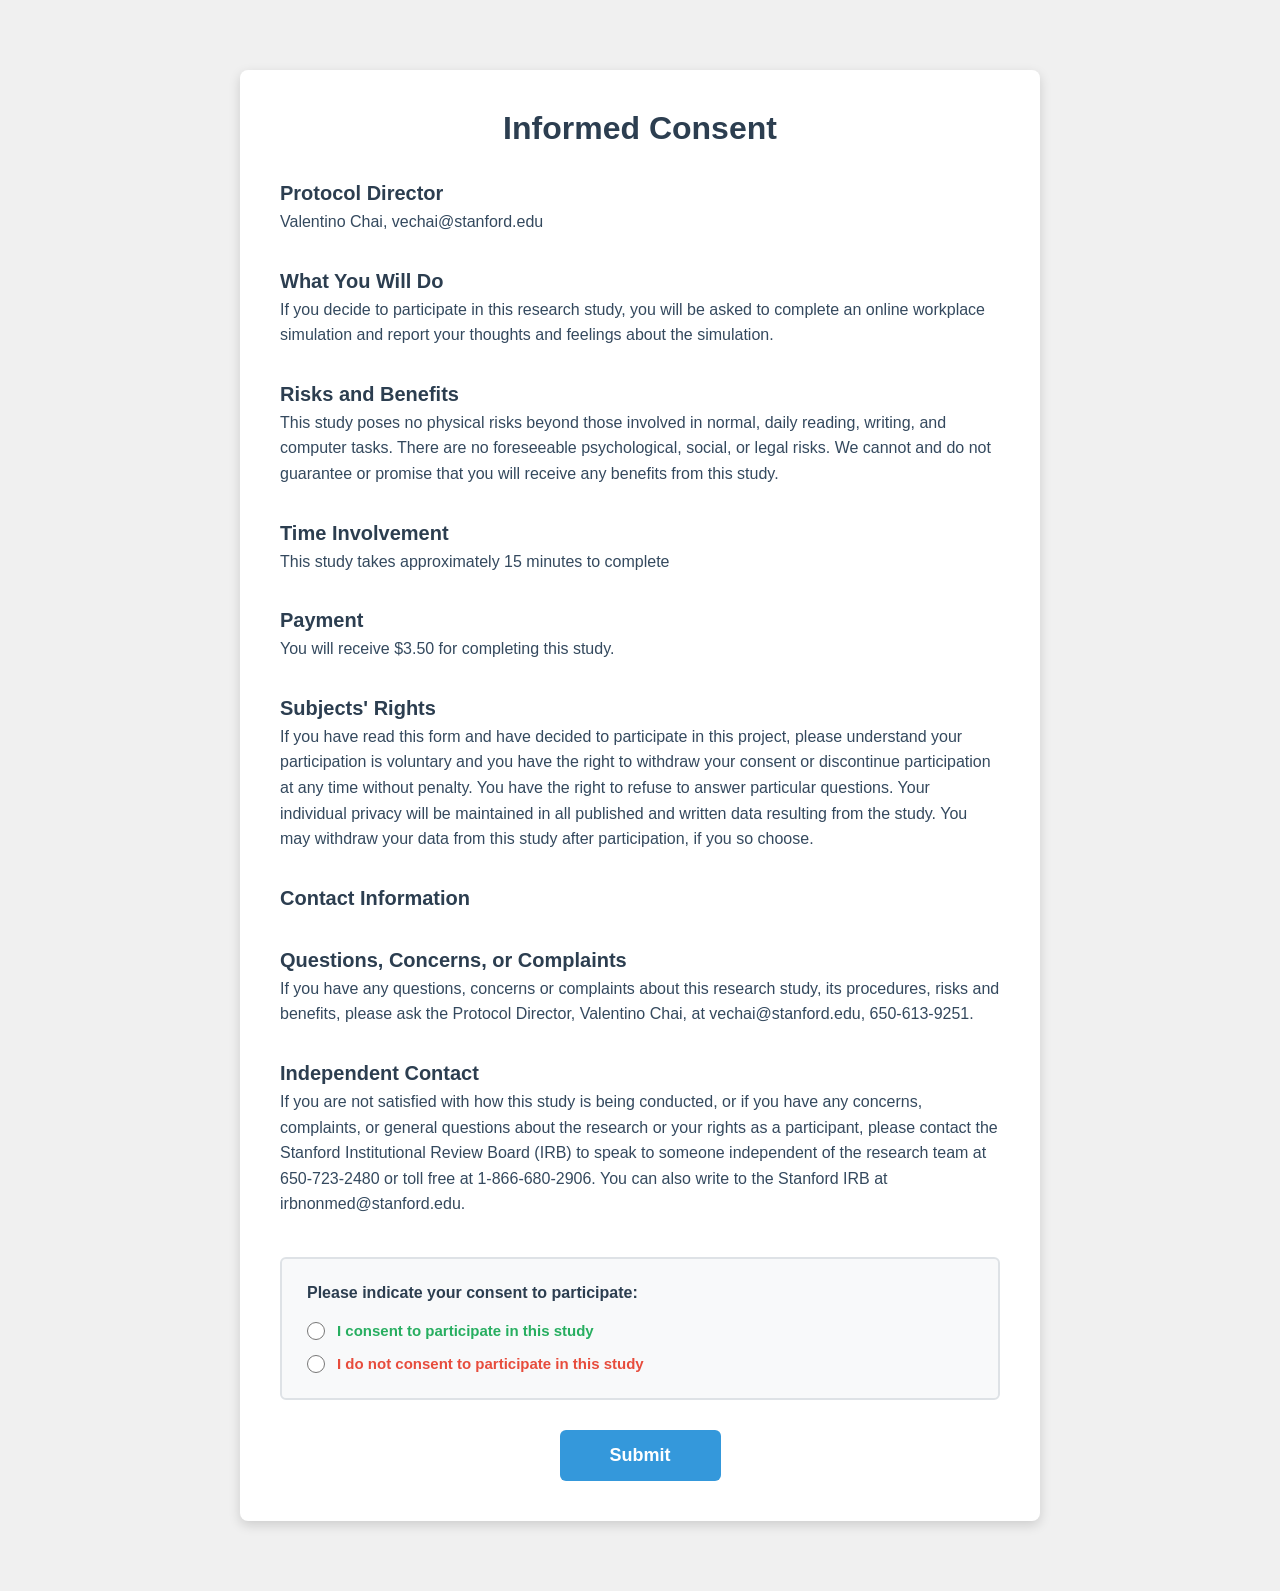
<file: C4_Inbox/index.html>
<!DOCTYPE html>
<html lang="en">
<head>
    <meta charset="UTF-8">
    <meta name="viewport" content="width=device-width, initial-scale=1.0">
    <title>Work Simulation</title>
    <link rel="stylesheet" href="style.css">
</head>
<body>
    <div id="main-container">
        <!-- Header with clock -->
        <div id="header">
            <div id="app-title">WorkMail</div>
            <div id="clock-container">9:00 AM</div>
        </div>

        <!-- Email Interface -->
        <div id="email-interface">
            <!-- Sidebar with folder navigation -->
            <div id="sidebar">
                <button class="compose-btn">+ Compose</button>
                
                <div class="folder-list">
                    <div class="folder-item active">
                        <span class="folder-icon">📥</span>
                        <span class="folder-name">Inbox</span>
                        <span class="folder-count">0</span>
                    </div>
                    <div class="folder-item">
                        <span class="folder-icon">📤</span>
                        <span class="folder-name">Sent</span>
                    </div>
                    <div class="folder-item">
                        <span class="folder-icon">📝</span>
                        <span class="folder-name">Drafts</span>
                    </div>
                    <div class="folder-item">
                        <span class="folder-icon">🗑️</span>
                        <span class="folder-name">Trash</span>
                    </div>
                    <div class="folder-item">
                        <span class="folder-icon">⚠️</span>
                        <span class="folder-name">Junk</span>
                    </div>
                </div>
            </div>

            <!-- Main email content area -->
            <div id="main-content">
                <!-- Email panel (inbox) -->
                <div id="inbox-content" class="content-panel">
                    <div class="content-header">
                        <h2>Inbox</h2>
                        <div class="email-actions">
                            <button class="action-btn">↻ Refresh</button>
                            <button class="action-btn">🗑️ Delete</button>
                        </div>
                    </div>
                    
                    <!-- Email list - will be populated by JavaScript -->
                    <div id="email-list">
                        <!-- Placeholder emails will be removed by JavaScript -->
                        <!-- But keeping them for now so you can see the layout -->
                    </div>
                </div>

                <!-- Work panel - created by panels.js -->
                <!-- Game panel - created by panels.js -->
            </div>
        </div>

        <!-- Bottom navigation buttons -->
        <div id="bottom-nav">
            <button id="work-btn" class="nav-button">📋 Work</button>
            <button id="game-btn" class="nav-button">🎮 Game</button>
        </div>
    </div>

    <!-- Overlay (for wellness, video, game, work tasks) -->
    <!-- Created by overlay.js -->

    <!-- Tutorial spotlight -->
    <!-- Created by tutorial.js -->

    <!-- Load all JavaScript files in correct order -->
    <!-- Config must be first -->
    <script src="js/config.js"></script>
    
<!-- Load all JavaScript files in correct order -->
    <script src="js/pathfinding.js"></script> <!-- Make sure this is here -->
    <script src="js/clock.js"></script>
    <script src="js/email-pagination.js"></script>
    <script src="js/emails.js"></script>
    <script src="js/overlay.js"></script>
    <script src="js/tutorial.js"></script>
    <script src="js/panels.js"></script>
    <script src="js/tasks.js"></script>
    <script src="js/tracking.js"></script>
    <script src="js/datapipe.js"></script>
    <script src="js/survey.js"></script>
    
    <!-- Main experiment controller must be last -->
     <script src="js/consent.js"></script>
     <script src="js/intro-pages.js"></script>
    <script src="js/experiment.js"></script>
    <script>
    // Warn before closing/refreshing during experiment
    window.addEventListener('beforeunload', (e) => {
        // Only show warning if experiment has started
        if (window.experiment && window.experiment.state && window.experiment.state.phase !== 'CONSENT') {
            e.preventDefault();
            e.returnValue = '';
            return '';
        }
    });
</script>
</body>
</html>
</file>
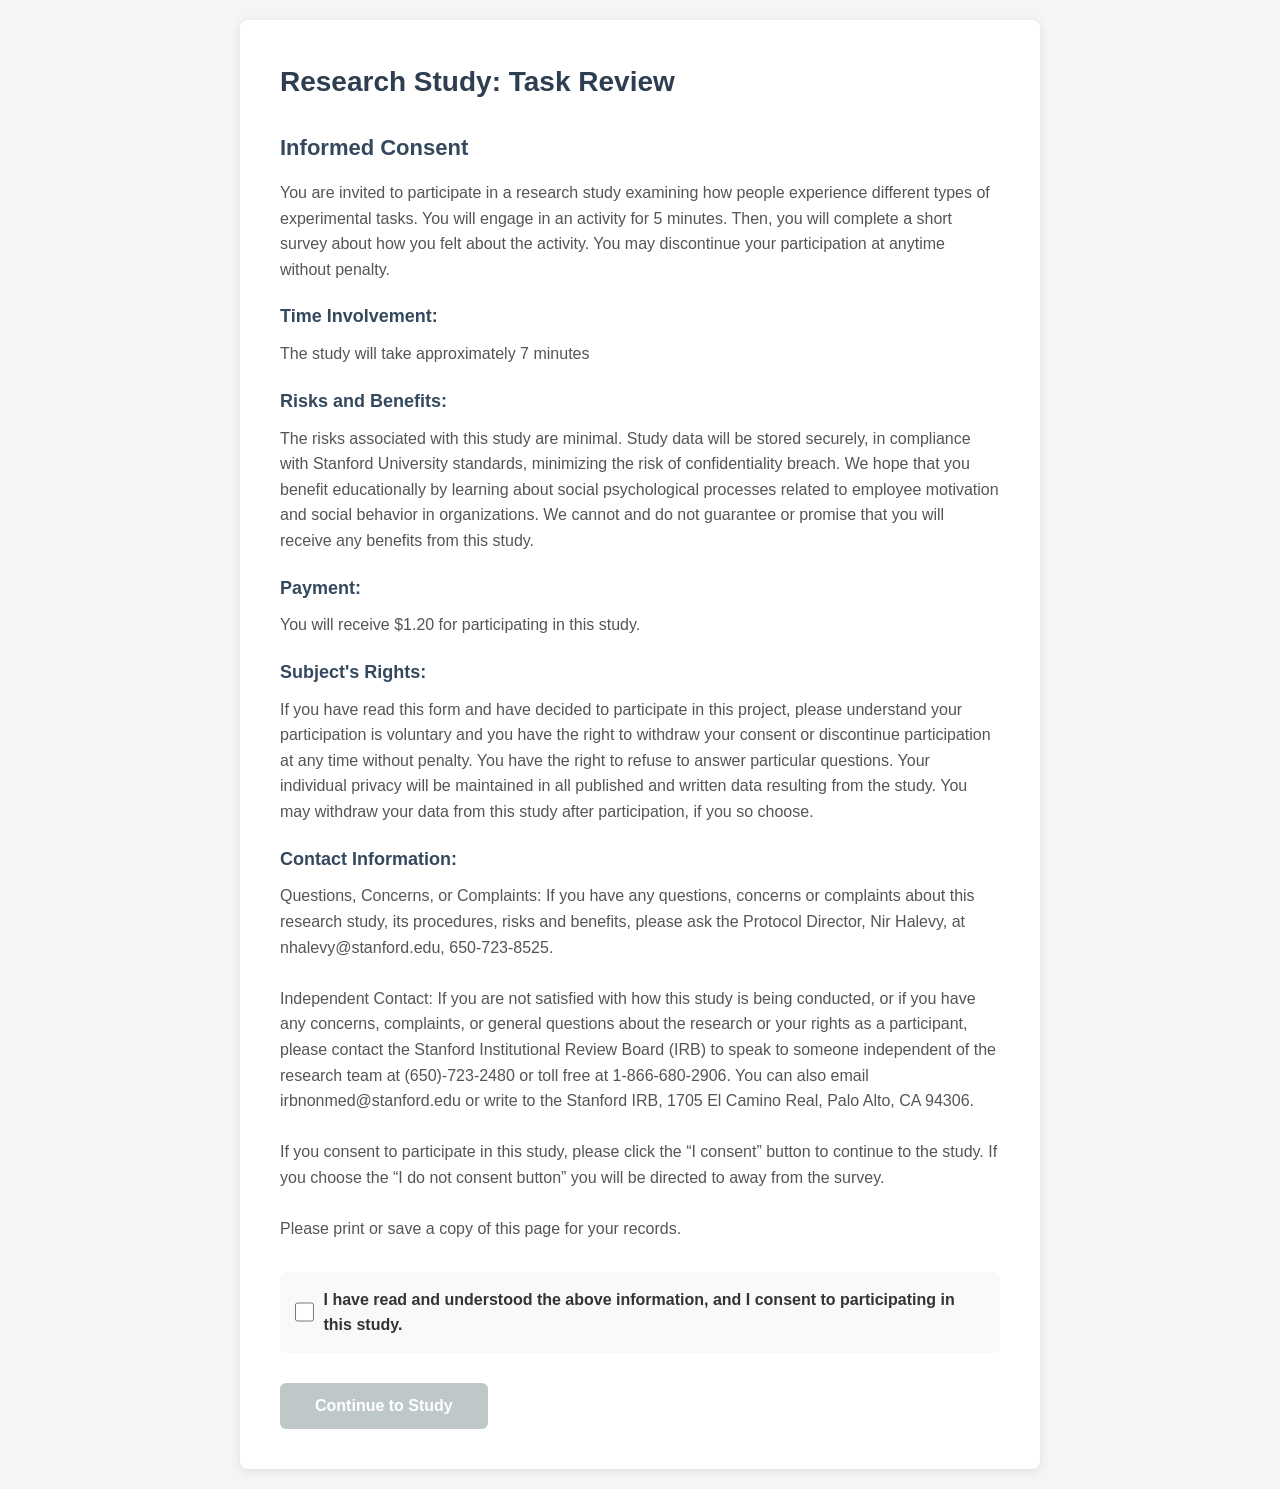
<file: snake-task-pilot/index.html>
<!DOCTYPE html>
<html lang="en">
<head>
    <meta charset="UTF-8">
    <meta name="viewport" content="width=device-width, initial-scale=1.0">
    <title>Task Enjoyment Study</title>
    <link rel="stylesheet" href="css/style.css">
</head>
<body>
    <div class="container">
        <div class="content-box">
            <h1>Research Study: Task Review</h1>
            
            <div class="consent-form">
                <h2>Informed Consent</h2>
                
                <p>You are invited to participate in a research study examining how people experience different types of experimental tasks. You will engage in an activity for 5 minutes. Then, you will complete a short survey about how you felt about the activity. You may discontinue your participation at anytime without penalty.</p>
                
                <h3>Time Involvement:</h3>
                <p>The study will take approximately 7 minutes</p>
                
                
                <h3>Risks and Benefits:</h3>
                <p>The risks associated with this study are minimal. Study data will be stored securely, in compliance with Stanford University standards, minimizing the risk of confidentiality breach. We hope that you benefit educationally by learning about social psychological processes related to employee motivation and social behavior in organizations. We cannot and do not guarantee or promise that you will receive any benefits from this study.</p>
                
<h3>Payment:</h3>
                <p>You will receive $1.20 for participating in this study.</p>


                <h3>Subject's Rights:</h3>
                <p>If you have read this form and have decided to participate in this project, please understand your participation is voluntary and you have the right to withdraw your consent or discontinue participation at any time without penalty. You have the right to refuse to answer particular questions. Your individual privacy will be maintained in all published and written data resulting from the study. You may withdraw your data from this study after participation, if you so choose.</p>
                
            
                <h3>Contact Information:</h3>
                <p>Questions, Concerns, or Complaints: If you have any questions, concerns or complaints about this research study, its procedures, risks and benefits, please ask the Protocol Director, Nir Halevy, at nhalevy@stanford.edu, 650-723-8525.

<br><br>Independent Contact: If you are not satisfied with how this study is being conducted, or if you have any concerns, complaints, or general questions about the research or your rights as a participant, please contact the Stanford Institutional Review Board (IRB) to speak to someone independent of the research team at (650)-723-2480 or toll free at
1-866-680-2906. You can also email irbnonmed@stanford.edu or write to the Stanford IRB, 1705 El Camino Real, Palo Alto, CA 94306.

<br><br>If you consent to participate in this study, please click the “I consent” button to continue to the study. If you choose the “I do not consent button” you will be directed to away from the survey.

<br><br>Please print or save a copy of this page for your records.</p>
                
                <div class="consent-checkbox">
                    <label>
                        <input type="checkbox" id="consent-check">
                        I have read and understood the above information, and I consent to participating in this study.
                    </label>
                </div>
                
                <button id="consent-btn" class="btn-primary" disabled>Continue to Study</button>
            </div>
        </div>
    </div>
    
    <script>
const urlParams = new URLSearchParams(window.location.search);
const prolificPID = urlParams.get('PROLIFIC_PID') || 'unknown';
const studyID = urlParams.get('STUDY_ID') || 'unknown';
const sessionID = urlParams.get('SESSION_ID') || 'unknown';

console.log('Prolific ID captured:', prolificPID);
        
        // Enable button when consent is checked
        const consentCheck = document.getElementById('consent-check');
        const consentBtn = document.getElementById('consent-btn');
        
        consentCheck.addEventListener('change', () => {
            consentBtn.disabled = !consentCheck.checked;
        });
        
        // Advance to instructions
        consentBtn.addEventListener('click', () => {
            // Random assignment
            const condition = Math.random() < 0.5 ? 'snake' : 'task';
            sessionStorage.setItem('condition', condition);
            sessionStorage.setItem('startTime', Date.now());
            sessionStorage.setItem('participantId', 'P_' + Date.now() + '_' + Math.random().toString(36).substr(2, 9));
            
    sessionStorage.setItem('prolificPID', prolificPID);
    sessionStorage.setItem('studyID', studyID);
    sessionStorage.setItem('sessionID', sessionID);

            window.location.href = 'instructions.html';
        });
    </script>
</body>
</html>
</file>
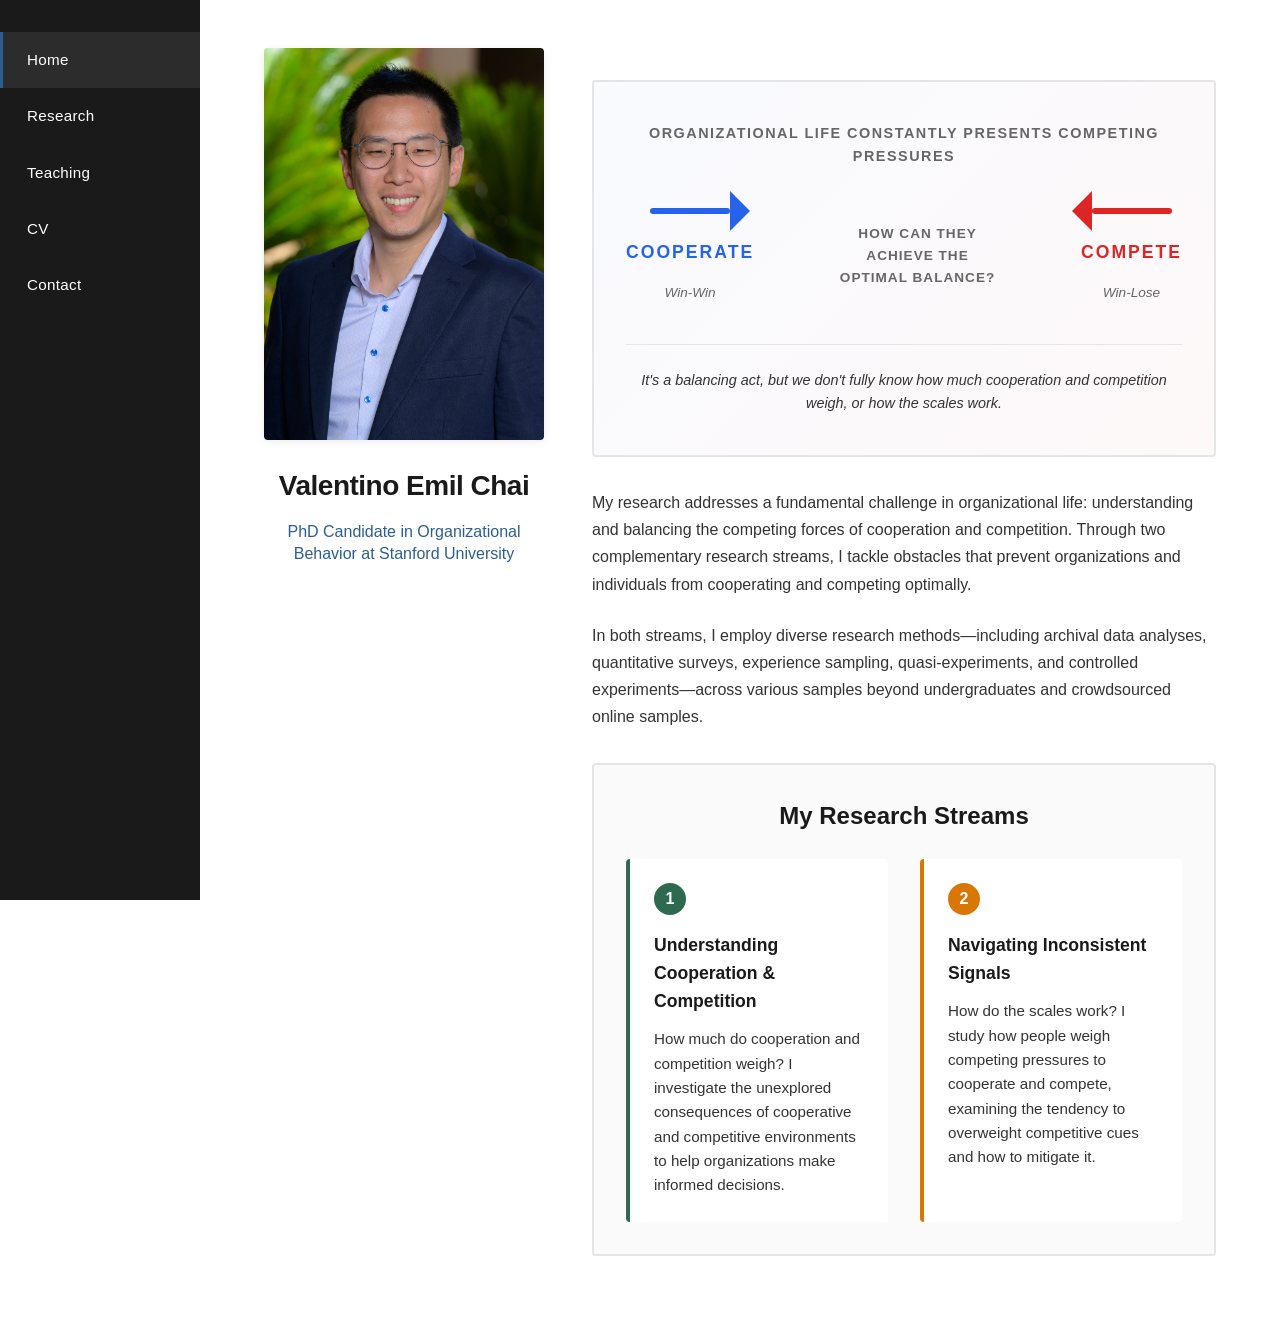
<file: website/index.html>
<!DOCTYPE html>
<html lang="en">
<head>
    <meta charset="UTF-8">
    <meta name="viewport" content="width=device-width, initial-scale=1.0">
    <title>Valentino Emil Chai - PhD Candidate</title>
    <link rel="stylesheet" href="styles.css">
</head>
<body>
    <!-- Mobile menu toggle -->
    <button class="mobile-menu-toggle" id="mobileMenuToggle">
        <span></span>
        <span></span>
        <span></span>
    </button>

    <!-- Navigation -->
    <nav class="main-nav" id="mainNav">
        <ul>
            <li><a href="#home" class="nav-link active">Home</a></li>
            <li><a href="#research" class="nav-link">Research</a></li>
            <li><a href="#teaching" class="nav-link">Teaching</a></li>
            <li><a href="#cv" class="nav-link">CV</a></li>
            <li><a href="#contact" class="nav-link">Contact</a></li>
        </ul>
    </nav>

    <!-- Main Content -->
<main class="content-wrapper">
    <!-- HOME PAGE -->
    <!-- HOME PAGE -->
<section id="home" class="page-section active">
    <div class="home-container">
        <div class="profile-section">
            <div class="profile-image">
                <img src="profile2.jpg" alt="Valentino Emil Chai">
            </div>
            <h1>Valentino Emil Chai</h1>
            <h2>PhD Candidate in Organizational Behavior at Stanford University</h2>
        </div>
        
        <div class="profile-content">
            <!-- Research Visual with CSS Graphics -->
            <div class="research-visual-enhanced">
                <div class="visual-header">Organizational life constantly presents competing pressures</div>
                
                <div class="tension-arrows">
                    <div class="arrow-side cooperation">
                        <div class="css-arrow cooperation-arrow"></div>
                        <div class="arrow-label">COOPERATE</div>
                        <div class="arrow-sublabel">Win-Win</div>
                    </div>
                    
                    <div class="center-question">
                        <div class="balance-icon">
                            <div class="balance-beam"></div>
                            <div class="balance-fulcrum"></div>
                        </div>
                        <div class="question-text">How can they achieve the optimal balance?</div>
                    </div>
                    
                    <div class="arrow-side competition">
                        <div class="css-arrow competition-arrow"></div>
                        <div class="arrow-label">COMPETE</div>
                        <div class="arrow-sublabel">Win-Lose</div>
                    </div>
                </div>
                
                <div class="visual-footer">
                    It's a balancing act, but we don't fully know how much cooperation and competition weigh, or how the scales work.
                </div>
            </div>
            
            <p>
                My research addresses a fundamental challenge in organizational life: understanding and balancing the competing forces of cooperation and competition. Through two complementary research streams, I tackle obstacles that prevent organizations and individuals from cooperating and competing optimally.
            </p>
            <p>
                In both streams, I employ diverse research methods—including archival data analyses, quantitative surveys, experience sampling, quasi-experiments, and controlled experiments—across various samples beyond undergraduates and crowdsourced online samples.
            </p>

            <!-- Two Research Streams Box -->
            <div class="research-streams-summary">
                <h3>My Research Streams</h3>
                <div class="streams-grid">
                    <div class="stream-summary cooperation-stream">
                        <div class="stream-number cooperation">1</div>
                        <h4>Understanding Cooperation & Competition</h4>
                        <p>How much do cooperation and competition weigh? I investigate the unexplored consequences of cooperative and competitive environments to help organizations make informed decisions.</p>
                    </div>
                    <div class="stream-summary competition-stream">
                        <div class="stream-number competition">2</div>
                        <h4>Navigating Inconsistent Signals</h4>
                        <p>How do the scales work? I study how people weigh competing pressures to cooperate and compete, examining the tendency to overweight competitive cues and how to mitigate it.</p>
                    </div>
                </div>
            </div>
            
           
        </div>
    </div>
</section>

      <!-- RESEARCH PAGE -->
<section id="research" class="page-section">
    <h1>Research</h1>
    
    <!-- Research Philosophy -->
    <div class="research-philosophy">
        <p class="lead-text">My research explores a fundamental tension in organizational behavior: the competing pressures to cooperate and compete.</p>
        <p>In organizations, people face constant pressures to both cooperate with others and compete for resources. My work seeks to answer two critical questions: (1) What are the heretofore undiscovered benefits and drawbacks of cooperation and competition? (2) How do individuals integrate the conflicting cues to cooperate and compete to determine how cooperatively and competitively to behave?</p>
    </div>
    
    <!-- Research Container with Sidebar -->
    <div class="teaching-container">
        <!-- Sticky Sidebar Navigation -->
        <div class="timeline-sidebar">
            <h3>Research</h3>
            <ul class="timeline-nav">
                <li><a href="#research-streams" class="timeline-link">Research Streams</a></li>
                <li><a href="#publications" class="timeline-link">Publications</a></li>
                <li><a href="#manuscripts" class="timeline-link">Manuscripts in Preparation</a></li>
            </ul>
        </div>
        
        <!-- Research Content -->
        <div class="teaching-content">
            <!-- Horizontal Jump To Navigation -->
            <nav class="page-nav">
                <p class="page-nav-label">Jump to:</p>
                <a href="#research-streams" class="page-anchor-link">Research Streams</a>
                <span class="page-nav-separator">|</span>
                <a href="#publications" class="page-anchor-link">Publications</a>
                <span class="page-nav-separator">|</span>
                <a href="#manuscripts" class="page-anchor-link">Manuscripts</a>
            </nav>
            
            <div class="research-streams">
                <h2 id="research-streams">Research Streams</h2>
                
                <!-- Research Stream 1 - Cooperation Theme -->
                <div class="collapsible-section cooperation-theme">
                    <button class="collapsible">
                        <span class="collapsible-title">
                            <span class="stream-badge cooperation">Stream 1</span>
                            Uncovering the Effects of Cooperation & Competition
                        </span>
                        <span class="collapsible-icon">+</span>
                    </button>
                    <div class="collapsible-content">
                        <p class="lead-text">What are the heretofore undiscovered benefits and drawbacks of cooperation and competition?</p>
                        <p>For organizations to make informed decisions about how cooperative or competitive the environment should be, they need to have a comprehensive understanding of their effects. Although decades of research have greatly contributed to this endeavor, we are far from fully grasping the influence of actual or perceived cooperation and competition. In this line of research, I aim to further our understanding of how signals of cooperation and competition in different settings affect individuals’ psychological and instrumental outcomes.</p>
                    </div>
                </div>

                <!-- Research Stream 2 - Competition Theme -->
                <div class="collapsible-section competition-theme">
                    <button class="collapsible">
                        <span class="collapsible-title">
                            <span class="stream-badge competition">Stream 2</span>
                            Navigating Inconsistent Cooperation and Competition
                        </span>
                        <span class="collapsible-icon">+</span>
                    </button>
                    <div class="collapsible-content">
                        <p class="lead-text">How do individuals integrate the conflicting cues to cooperate and compete to determine how cooperatively and competitively to behave?</p>
                        <p>Even if we fully understood the effects of cooperation and competition in different contexts and could implement them at will, it would be rash to combine cooperation and competition in the hopes of maximizing their benefits without understanding how people navigate such contexts. Therefore, this stream of research directly investigates how individuals perceive and behave in environments with inconsistent cooperation and competition</p>
                    </div>
                </div>
            </div>

            <!-- PUBLICATIONS SECTION -->
            <div class="publications-section">
                <h2 id="publications">Publications</h2>
                
                <!-- Publication with Stream 1 tag -->
                <div class="publication cooperation-theme">
                    <span class="pub-stream-tag cooperation">Stream 1</span>
                    <h3 class="pub-title">Cooperative environments bolster feelings of autonomy in dyads, teams, and organizations (2026)</h3>
                    <p class="pub-authors">Chai, V.E. & Halevy, N.</p>
                    <p class="pub-journal"><em>Proceedings of the National Academy of Sciences, 123(8), e2524773123.</em></p>
                    <div class="pub-abstract">
                        <button class="abstract-toggle">Abstract</button>
                        <div class="abstract-content">
                            <p>Autonomy promotes important psychological outcomes. Although cooperation and competition are the building blocks of social interactions, little is known about how they shape feelings of autonomy in dyads, teams, and work organizations. We hypothesize that cooperation liberates relative to competition and situations that are neither cooperative nor competitive. We theorize that this effect emerges because cooperation facilitates social support and psychological safety, whereas competition promotes social threat and stress. We found support for this hypothesis in nine studies (Ntotal = 16,669) that used survey, archival, and experimental methods, diverse samples, and different operationalizations of cooperative and competitive environments, as well as two kinds of environments that are neither cooperative nor competitive (i.e., independence and unknown interdependence). Studies 1 to 3 found that perceived situational cooperation correlated positively with feelings of autonomy among varsity athletes and employees. Study 3 also provided initial evidence for the proposed mechanisms. To provide causal evidence, Study 4 used an incentivized decision-making task in which we experimentally created cooperative, competitive, and independent situations. Participants felt greater autonomy under cooperative vs. competitive and independent incentive structures. Study 5 found evidence for our hypothesized mechanisms in an experiment conducted in the context of negotiation. Four supplemental studies replicated our experimental findings, extended them to another incentivized decision-making task, and established the causal effect of social threat and stress on autonomy. Overall, our findings underscore the liberating effects of cooperative situations relative to competitive situations and situations that are neither cooperative nor competitive, with consequences for people’s feelings, motivation, and well-being. </p>
                        </div>
                    </div>
                    <a href="https://www.pnas.org/doi/abs/10.1073/pnas.2524773123" class="pub-link" target="_blank">View Paper</a>
                </div>

                <!-- Publication with Stream 1 tag -->
                <div class="publication cooperation-theme">
                    <span class="pub-stream-tag cooperation">Stream 1</span>
                    <h3 class="pub-title">Rivals with benefits: Friendly rivals motivate without compromising ethicality (In Press)</h3>
                    <p class="pub-authors">Chai, V.E., Chen, P., Converse, B.A, & Garcia, S.M.</p>
                    <p class="pub-journal"><em>Journal of Applied Psychology.</em></p>
                    <div class="pub-abstract">
                        <button class="abstract-toggle">Abstract</button>
                        <div class="abstract-content">
                            <p>Rivalries motivate competitive performance but can also increase unethical intentions. Although extant theorizing treats this moral-motivational trade-off as inevitable, we show that rivalry’s effect on unethical intentions depends on the tenor of the rivalry. Colder competitive relationships (hostile rivalries) exhibit the competitive profile documented in the literature: stronger motivation and increased unethical intentions. But warmer competitive relationships (amicable rivalries) involve a different competitive profile: stronger motivation without increased unethical intentions. Study 1 supported the assumption that participants could identify both amicable and hostile rivalries in their lives. These different rivalries evoked different judgments of warmth, but they did not differ in relationship duration, importance, or competitive domain. Study 2 demonstrated that amicable and hostile rivalries involve higher motivation compared to nonrival competition, but only hostile rivalries provoked stronger unethical intentions. This divergence can be partly explained by individuals’ relative focus on the outcome of winning versus the process of competing against hostile (relative to amicable) rivals (Studies 2 and 3). Prompting participants to reflect on the value they derive from the process of competing against their hostile rival significantly reduced unethical intentions (Study 3). These findings encourage more nuanced theorizing about rivalry and identify pathways for organizations to leverage the motivational benefits of rivalry without the ethical trade-offs.</p>
                        </div>
                    </div>
                    <a href="https://psycnet.apa.org/record/2027-28310-001" class="pub-link" target="_blank">View Paper</a>
                </div>

                <!-- Publication with Related Work tag -->
               <!-- <div class="publication general-theme">
                    <span class="pub-stream-tag general">Related Work</span>
                    <h3 class="pub-title">Earlier Publication Title (Year)</h3>
                    <p class="pub-authors">Author1, Author2, & Author3</p>
                    <p class="pub-journal"><em>Journal Name, Volume(Issue), pages.</em></p>
                    <div class="pub-abstract">
                        <button class="abstract-toggle">Abstract</button>
                        <div class="abstract-content">
                            <p>[Abstract text for related work that doesn't fit into your two main streams but is still relevant to your research profile.]</p>
                        </div>
                    </div>
                    <a href="#" class="pub-link" target="_blank">View Paper</a>
                </div> -->

                <!-- Add more publications as needed -->
            </div>

            <!-- MANUSCRIPTS IN PREPARATION SECTION -->
            <div class="manuscripts-section">
                <h2 id="manuscripts">Manuscripts in Preparation</h2>

                <!-- Manuscript with Stream 2 tag -->
                <div class="manuscript competition-theme">
                    <span class="pub-stream-tag competition">Stream 2 • Dissertation</span>
                    <h3 class="pub-title">The role of paradoxical thinking when navigating inconsistent cooperation and competition in organizations (Status: In Preparation)</h3>
                    <p class="pub-authors">Chai, V.E. & Halevy, N.</p>
                    <div class="pub-abstract">
                        <button class="abstract-toggle">Description</button>
                        <div class="abstract-content">
                            <p>Drawing on theories of organizational paradox, we advance a new theory to explain why individuals might overweight competitive relative to cooperative cues. Specifically, they believe cooperation and competition are contradictory. The presence of both sets of cues suggests the environment is both cooperative and competitive, which produces the aversive experience of uncertainty and ambiguity. To reduce this uncertainty, they rely more on one type of cue, which would prevent the perceived contradiction from arising. Because it is adaptive to overweight competitive cues, individuals rely more on them. Based on this theory, I predicted that individuals who embrace and value contradictions, i.e., those with a paradox mindset, would be less likely to overweight competitive relative to cooperative cues.</p>
                        </div>
                    </div>
                </div>

                 <!-- Manuscript with Stream 2 tag -->
                <div class="manuscript competition-theme">
                    <span class="pub-stream-tag competition">Stream 2</span>
                    <h3 class="pub-title">A dynamic model of the romance of leadership (Status: In Preparation)</h3>
                    <p class="pub-authors">Chai, V.E. & Flynn, F.J.</p>
                    <div class="pub-abstract">
                        <button class="abstract-toggle">Description</button>
                        <div class="abstract-content">
                            <p>We introduce a dynamic model of the romance of leadership, which predicts that observers’ prior expectations shape their attributions, thereby increasing the degree to which they attribute unexpected organizational performances to leaders. However, after attributing performances to leaders, observers form a stable schema of the leaders’ effectiveness. Subsequent, unexpected performances are schema-incongruent, which reduces the degree to which they attribute organizational performance to leaders.</p>
                        </div>
                    </div>
                </div>

                <!-- Manuscript with Stream 1 tag -->
                <div class="manuscript cooperation-theme">
                    <span class="pub-stream-tag cooperation">Stream 1</span>
                    <h3 class="pub-title">Shape it or leave it: Partial final offers improve negotiation outcomes
 (Status: In Preparation)</h3>
                    <p class="pub-authors">Chai, V.E., Halevy, N., Gelfand, M., Jha, S., & Ramirez Marin, J.</p>
                    <div class="pub-abstract">
                        <button class="abstract-toggle">Description</button>
                        <div class="abstract-content">
                            <p>Negotiators sometimes face ultimatums: final offers that they can accept or reject but not negotiate. Ultimatums deny responders the ability to express their preferences or to influence the terms of the deal, thereby undermining responders’ perceptions of the fairness of the offer. We introduce the idea of partial ultimatums that involve sending final but incomplete offers to counterparties. Partial ultimatums allow responders to decide on certain terms of the agreement, thereby increasing responders’ fairness perceptions relative to regular ultimatums. . Studies 3 and 4 experimentally examined the effects of partial ultimatums on negotiation outcomes relative to regular ultimatums. To this this experimentally, we introduced the multi-issue ultimatum bargaining game (MIUB)—a modified ultimatum bargaining paradigm that involves five issues, has integrative potential, and provides negotiators with private information. In two incentivized experiments, partial ultimatums increased agreement rates (from 76.5% to 92% and from 62.9% to 70.5%), joint gain, and individual gain relative to regular ultimatums. These findings emerged with college students in the U.S. and with a cross-cultural sample of English- and Spanish-speakers across eight different countries.</p>
                        </div>
                    </div>
                </div>

                <!-- Manuscript with Stream 1 tag -->
                <div class="manuscript cooperation-theme">
                    <span class="pub-stream-tag cooperation">Stream 1</span>
                    <h3 class="pub-title">In good company: How the brokers around us shape our well-being (Status: In Preparation)</h3>
                    <p class="pub-authors">Chai, V.E. & Halevy, N.</p>
                    <div class="pub-abstract">
                        <button class="abstract-toggle">Description</button>
                        <div class="abstract-content">
                            <p>Extant research has typically examined the instrumental effects of being a broker. In this research, we adopt a complementary approach in studying how the frequency with which others in one’s network connect them with others (intermediary brokering), incite competition or animosity against others (divisive brokering), and resolve conflicts in your relationship with others (conciliatory brokering) influences well-being. In cross-sectional surveys of students and full-time employees, I found that frequently being a target of intermediary brokering is associated with greater meaning in life. To establish the temporal precedence of the role of brokering, we conducted follow-up longitudinal and experience sampling studies that followed participants over several weeks. We observed a similar pattern of results—the more often one was a target of intermediary brokering at Time t, the greater their perceived meaning in life at Time t + 1, even after controlling for meaning in life at Time t.</p>
                        </div>
                    </div>
                </div>

<!-- Manuscript with Stream 1 tag -->
                <div class="manuscript cooperation-theme">
                    <span class="pub-stream-tag cooperation">Stream 1</span>
                    <h3 class="pub-title">Don't hesitate to ask: Help-seekers ask for help later than givers would like (Status: In Preparation)</h3>
                    <p class="pub-authors">Chai, V.E. & Flynn, F.J.</p>
                    <div class="pub-abstract">
                        <button class="abstract-toggle">Description</button>
                        <div class="abstract-content">
                            <p>One obstacle that might hinder cooperation at work is a mismatch in when people ask for help and when potential help-givers want to be asked for help. In this research, I draw on past findings that a mismatch in what help-seekers and help-givers focus on that suggests that help-givers will prefer for help-seekers to ask for help earlier than they tend to do. Help-givers want to be helpful, but they overlook the discomfort associated with asking for help. Conversely, help-seekers’ discomfort prevents them from asking for help until they absolutely need to, but they overlook help-givers’ desire to be helpful.</p>
                        </div>
                    </div>
                </div>

                
              <!-- Manuscript with Related Work tag -->
                  <!-- <div class="manuscript general-theme">
                    <span class="pub-stream-tag general">Related Work</span>
                    <h3 class="pub-title">Related Manuscript Title (Status: In Preparation)</h3>
                    <p class="pub-authors">Author1, Author2, & Author3</p>
                    <div class="pub-abstract">
                        <button class="abstract-toggle">Abstract</button>
                        <div class="abstract-content">
                            <p>[Abstract or brief description.]</p>
                        </div>
                    </div>
                </div> -->

                <!-- Add more manuscripts as needed -->
            </div>
        </div>
    </div>
</section>

<!-- TEACHING PAGE -->
<section id="teaching" class="page-section">
    <h1>Teaching</h1>
    
    <!-- Teaching Philosophy -->
    <div class="research-philosophy">
        <p class="lead-text">My teaching philosophy centers on fostering a true understanding of the material by comprehensively explaining the causal connections between concepts and encouraging students to reflect not only on what they learn but how they learn.</p>
        
    </div>
    
    <!-- Teaching Container with Sidebar -->
    <div class="teaching-container">
        <!-- Sticky Sidebar Navigation -->
        <div class="timeline-sidebar">
            <h3>Teaching History</h3>
            <ul class="timeline-nav">
              <!--  <li><a href="#teaching-2026" class="timeline-link">2026</a></li> -->
                <li><a href="#teaching-2025" class="timeline-link">2025</a></li>
                <li><a href="#teaching-2024" class="timeline-link">2024</a></li>
                <li><a href="#teaching-2023" class="timeline-link">2023</a></li>
                <li><a href="#teaching-2022" class="timeline-link">2022</a></li>
                <li><a href="#teaching-2021" class="timeline-link">2021</a></li>
                <li><a href="#teaching-2020" class="timeline-link">2020</a></li>
            </ul>
            <hr style="margin: 1rem 0; border: none; border-top: 1px solid var(--border-color);">
            <ul class="timeline-nav">
                <li><a href="#teaching-awards" class="timeline-link">Awards</a></li>
            </ul>
        </div>
        
        <div class="teaching-content">
            <!-- Horizontal Jump To Navigation -->
            <nav class="page-nav">
                <p class="page-nav-label">Jump to:</p>
                 <!--<a href="#teaching-2026" class="page-anchor-link">2026</a>
                <span class="page-nav-separator">|</span> -->
                <a href="#teaching-2025" class="page-anchor-link">2025</a>
                <span class="page-nav-separator">|</span>
                <a href="#teaching-2024" class="page-anchor-link">2024</a>
                <span class="page-nav-separator">|</span>
                <a href="#teaching-2023" class="page-anchor-link">2023</a>
                <span class="page-nav-separator">|</span>
<a href="#teaching-2022" class="page-anchor-link">2022</a>
                <span class="page-nav-separator">|</span>
                <a href="#teaching-2021" class="page-anchor-link">2021</a>
                <span class="page-nav-separator">|</span>
                <a href="#teaching-2020" class="page-anchor-link">2020</a>
                <span class="page-nav-separator">|</span>
                <a href="#teaching-awards" class="page-anchor-link">Awards</a>
            </nav>
            
            <!-- <div class="teaching-year" id="teaching-2026">
                <h2>2026</h2>
                <div class="course">
                    <h3>Course Name</h3>
                    <p class="course-details">Stanford University | Level: Graduate | Role: Teaching Assistant</p>
                    <p>[Brief description of the course content, your responsibilities, and what students learned.]</p>
                    <p class="teaching-rating"><strong>Teaching Rating:</strong> 4.8/5.0</p>
                </div>
                <div class="course">
                    <h3>Another Course Name</h3>
                    <p class="course-details">Stanford University | Level: Graduate | Role: Instructor</p>
                    <p>[Brief description of the course.]</p>
                    <p class="teaching-rating"><strong>Teaching Rating:</strong> 4.9/5.0</p>
                </div>
            </div> -->

            <div class="teaching-year" id="teaching-2025">
                <h2>2025</h2>
                <div class="course">
                    <h3>OB581: Negotiations</h3>
                    <p class="course-details">Stanford University | Level: Graduate | Role: Teaching Assistant</p>
                    <p>This course is designed to improve students' skills in all phases of a negotiation: understanding prescriptive and descriptive negotiation theory as it applies to dyadic and multiparty negotiations, to buyer-seller transactions and the resolution of disputes, to the development of negotiation strategy and to the management of integrative and distributive aspects of the negotiation process. The course is based on a series of simulated negotiations in a variety of contexts including one-on-one, multi-party, and team negotiations.</p>
                    <p class="teaching-rating"><strong>Teaching Rating:</strong> 4.50/5.0</p>
                </div>
                
                <div class="course">
                    <h3>OB205: Managing Groups and Teams</h3>
                    <p class="course-details">Stanford University | Level: Graduate | Role: Teaching Assistant</p>
                    <p>This course introduces students to the science of teams. Particularly, the class focuses on the structures and processes that affect team performance, highlighting common pitfalls associated with working in teams and introducing strategies to maximize team potential. Topics include team composition and diversity, team creativity and decision-making, team leadership and influence, intra-team and inter-team conflict, and team member coordination. Students participate in a number of exercises to illustrate principles of teamwork and to practice not only diagnosing team problems but also taking action to improve total team performance.</p>
                    <p class="teaching-rating"><strong>Teaching Rating:</strong> 4.80/5</p>
                </div>

                 <div class="course">
                    <h3>OB289: Negotiations</h3>
                    <p class="course-details">Stanford University | Level: Graduate | Role: Teaching Assistant</p>
                    <p>This course is designed to improve students' skills in all phases of a negotiation: understanding prescriptive and descriptive negotiation theory as it applies to dyadic and multiparty negotiations, to buyer-seller transactions and the resolution of disputes, to the development of negotiation strategy and to the management of integrative and distributive aspects of the negotiation process. The course is based on a series of simulated negotiations in a variety of contexts including one-on-one, multi-party, and team negotiations.</p>
                    <p class="teaching-rating"><strong>Teaching Rating:</strong> 4.40/5.0</p>
                </div>

                    <div class="course">
                    <h3>OB206: Organizational Behavior</h3>
                    <p class="course-details">Stanford University | Level: Graduate | Role: Teaching Assistant</p>
                    <p>This course serves as a practical guide to managing workplace behavior. Drawing upon insights from social science research, we delve into key leadership challenges, from motivating employees and making sound decisions to navigating conflict. Our curriculum involves a blend of case studies, experiential exercises, in-class discussion, and real-world examples. </p>
                    <p class="teaching-rating"><strong>Teaching Rating:</strong> 4.38/5.0</p>
                </div>
            </div>


            <div class="teaching-year" id="teaching-2024">
                <h2>2024</h2>
               
                <div class="course">
                    <h3>OB533: Acting with Power</h3>
                    <p class="course-details">Stanford University | Level: Graduate | Role: Teaching Assistant</p>
                    <p>This course combines insights from theater practice and psychological research to demonstrate how power plays a role in everyday social and professional interactions. Students gain insight in how they come across now, and experiment with novel ways of showing up to help them reach their goals. In-class exercises drawn from actor training illustrate how power is decoded and performed, while debriefings and short lectures highlight the most relevant conceptual frameworks and empirical findings from social psychology and management science.</p>
                    <p class="teaching-rating"><strong>Teaching Rating:</strong> 4.90/5</p>
                </div>
                
                <div class="course">
                    <h3>OB205: Managing Groups and Teams</h3>
                    <p class="course-details">Stanford University | Level: Graduate | Role: Teaching Assistant</p>
                    <p>This course introduces students to the science of teams. Particularly, the class focuses on the structures and processes that affect team performance, highlighting common pitfalls associated with working in teams and introducing strategies to maximize team potential. Topics include team composition and diversity, team creativity and decision-making, team leadership and influence, intra-team and inter-team conflict, and team member coordination. Students participate in a number of exercises to illustrate principles of teamwork and to practice not only diagnosing team problems but also taking action to improve total team performance.</p>
                    <p class="teaching-rating"><strong>Teaching Rating:</strong> 4.82/5</p>
                </div>

                 <div class="course">
                    <h3>OB289: Negotiations</h3>
                    <p class="course-details">Stanford University | Level: Graduate | Role: Teaching Assistant</p>
                    <p>This course is designed to improve students' skills in all phases of a negotiation: understanding prescriptive and descriptive negotiation theory as it applies to dyadic and multiparty negotiations, to buyer-seller transactions and the resolution of disputes, to the development of negotiation strategy and to the management of integrative and distributive aspects of the negotiation process. The course is based on a series of simulated negotiations in a variety of contexts including one-on-one, multi-party, and team negotiations.</p>
                    <p class="teaching-rating"><strong>Teaching Rating:</strong> 4.44/5.0</p>
                </div>

                    <div class="course">
                    <h3>OB206: Organizational Behavior</h3>
                    <p class="course-details">Stanford University | Level: Graduate | Role: Teaching Assistant</p>
                    <p>This course serves as a practical guide to managing workplace behavior. Drawing upon insights from social science research, we delve into key leadership challenges, from motivating employees and making sound decisions to navigating conflict. Our curriculum involves a blend of case studies, experiential exercises, in-class discussion, and real-world examples. </p>
                    <p class="teaching-rating"><strong>Teaching Rating:</strong> N/A</p>
                </div>
            </div>

            <div class="teaching-year" id="teaching-2023">
                <h2>2023</h2>
                <div class="course">
                    <h3>OB205: Managing Groups and Teams</h3>
                    <p class="course-details">Stanford University | Level: Graduate | Role: Teaching Assistant</p>
                    <p>This course introduces students to the science of teams. Particularly, the class focuses on the structures and processes that affect team performance, highlighting common pitfalls associated with working in teams and introducing strategies to maximize team potential. Topics include team composition and diversity, team creativity and decision-making, team leadership and influence, intra-team and inter-team conflict, and team member coordination. Students participate in a number of exercises to illustrate principles of teamwork and to practice not only diagnosing team problems but also taking action to improve total team performance.</p>
                    <p class="teaching-rating"><strong>Teaching Rating:</strong> N/A</p>
                </div>
            </div>

                <div class="teaching-year" id="teaching-2022">
                <h2>2022</h2>
                <div class="course">
                    <h3>PL3240: Group Dynamics</h3>
                    <p class="course-details">National University of Singapore | Level: Undergraduate | Role: Teaching Assistant | *Nominated for Teaching Award</p>
                    <p>This course covers theories, studies and empirical findings related to groups to give students a basis for understanding group phenomena and a foundation for carrying out research on groups. Emphasis is placed on applying relevant social psychological concepts to analyse groups in real world.</p>
                    <p class="teaching-rating"><strong>Teaching Rating:</strong> 4.2/5.0</p>
                </div>
            </div>

            <div class="teaching-year" id="teaching-2021">
                <h2>2021</h2>
                <div class="course">
                    <h3>PL2131: Research and Statistical Methods I</h3>
                    <p class="course-details">National University of Singapore | Level: Undergraduate | Role: Teaching Assistant | *Nominated for Teaching Award</p>
                    <p>It is an essential course for psychology major students. It consists of two sections: the first deals with the design of psychological research; the second covers basic descriptive and inferential statistical techniques. Students will be taught how to design their own empirical study, to carry out appropriate statistical analyses on the data collected so as to draw valid conclusions, and how to write up their findings.</p>
                    <p class="teaching-rating"><strong>Teaching Rating:</strong> 4.2/5.0</p>
                </div>
           
                <div class="course">
                    <h3>PL3239: Industrial and Organisational Psychology</h3>
                    <p class="course-details">National University of Singapore | Level: Undergraduate | Role: Teaching Assistant | *Nominated for Teaching Award</p>
                    <p>This course provides an introduction of how psychological principles are applied in the work setting. It focuses on both the system components as well as the human components that constitute the disciplines of personnel psychology and organisational psychology, respectively. The topics covered span from human resources management to organisational behaviors, with an emphasis on how psychological factors would influence and shape the processes involved.</p>
                    <p class="teaching-rating"><strong>Teaching Rating:</strong> 4.1/5.0</p>
                </div>
            </div>

             <div class="teaching-year" id="teaching-2020">
                <h2>2020</h2>
                <div class="course">
                    <h3>PL2132: Research and Statistical Methods II</h3>
                    <p class="course-details">National University of Singapore | Level: Undergraduate | Role: Teaching Assistant | *Received Teaching Award</p>
                    <p>An essential course for psychology major students, it aims to provide knowledge and experience in conducting a psychological study. Methods of data collection in laboratory and field settings are taught alongside commonly-used statistical techniques for data analysis. Students are introduced to issues of design and analysis in factorial experiments and correlational studies. Students also do experiments in class and learn the use of computer statistical packages for data analysis. A group empirical project under the <strong>guidance of the teaching assistant</strong> is required.</p>
                    <p class="teaching-rating"><strong>Teaching Rating:</strong> 4.4/5.0</p>
                </div>
            </div>

            

            <div class="teaching-awards">
                <h2 id="teaching-awards">Teaching Awards & Recognition</h2>
                
                <ul>
                    <li><strong>Graduate Students' Teaching Award</strong> - 2020 - Faculty of Arts and Social Sciences, National University of Singapore</li>
                    <li><strong>Graduate Teaching Fellowship</strong> - 2020 - National University of Singapore</li>
                    <!-- Add your actual awards -->
                </ul>
            </div>
        </div>
    </div>
</section>

        <!-- CV PAGE -->
        <section id="cv" class="page-section">
            <h1>Curriculum Vitae</h1>
            <div class="cv-container">
                <embed src="cv.pdf" type="application/pdf" width="100%" height="800px">
                <p class="cv-fallback">
                    If the PDF doesn't display, <a href="cv.pdf" download>download it here</a>.
                </p>
            </div>
        </section>

        <!-- CONTACT PAGE -->
        <section id="contact" class="page-section">
            <h1>Contact</h1>
            <div class="contact-container">
                <div class="contact-info">
                    <p class="lead-text">I'm always happy to discuss research collaborations and opportunities.</p>
                    
                    <div class="contact-details">
                        <p><strong>Email:</strong> <a href="mailto:your.email@university.edu">vechai@stanford.edu</a></p>
                        <p><strong>Address:</strong> Knight Management Center, Stanford University, Stanford, CA, 94305</p>
                    </div>

                    <div class="social-links">
                        <h2>Find me on:</h2>
                        <ul>
                            <li><a href="https://scholar.google.com/citations?user=tt-zSxQAAAAJ&hl=en">Google Scholar</a></li>
                            <li><a href="https://www.linkedin.com/in/valentino-emil-chai-33567b130/">LinkedIn</a></li>
                            <li><a href="https://orcid.org/my-orcid?orcid=0000-0002-9885-6792">ORCID</a></li>
                            
                        </ul>
                    </div>
                </div>
            </div>
        </section>
    </main>

    <script src="script.js"></script>
</body>
</html>

<!-- testing-->
</file>
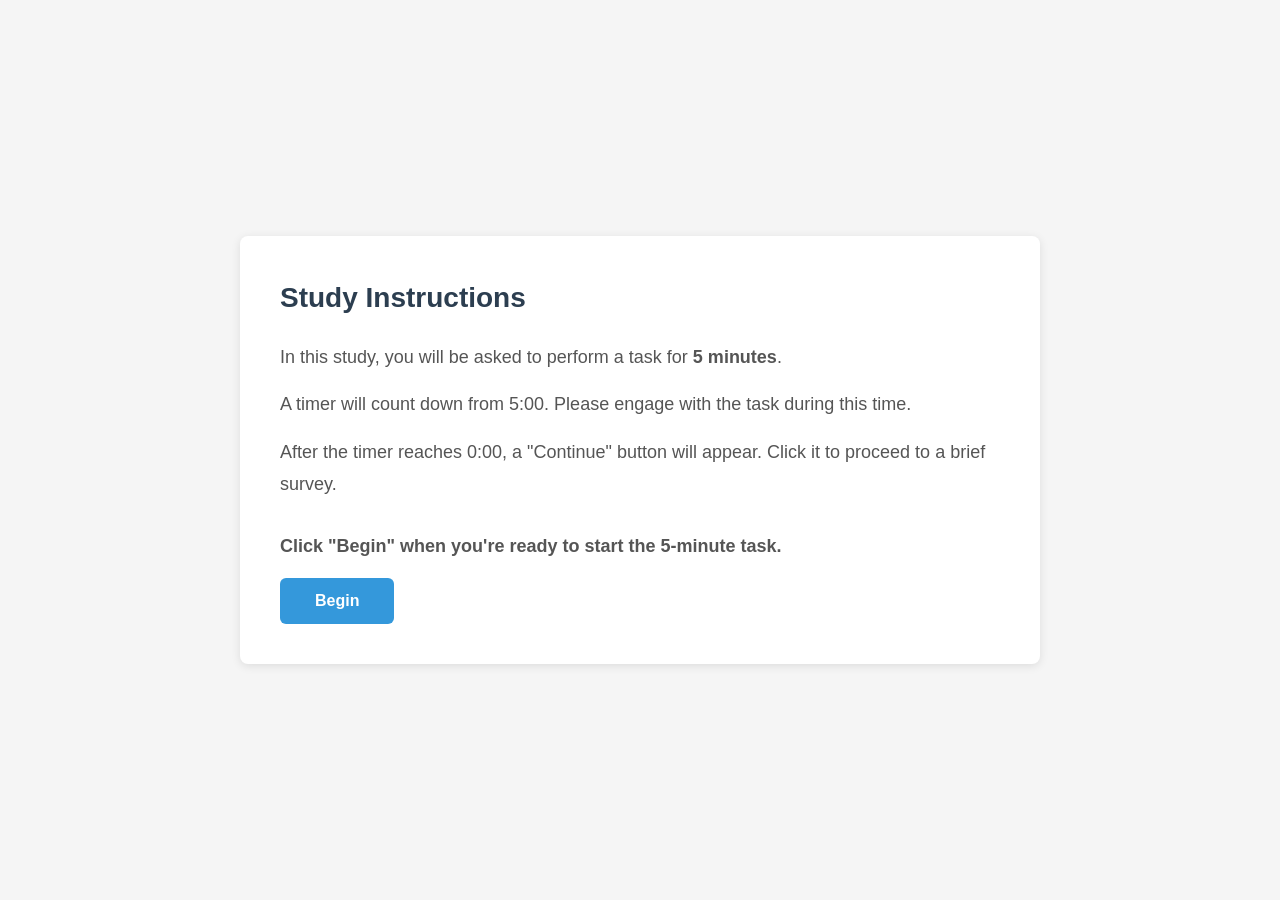
<file: snake-task-pilot/instructions.html>
<!DOCTYPE html>
<html lang="en">
<head>
    <meta charset="UTF-8">
    <meta name="viewport" content="width=device-width, initial-scale=1.0">
    <title>Instructions</title>
    <link rel="stylesheet" href="css/style.css">
</head>
<body>
    <div class="container">
        <div class="content-box">
            <h1>Study Instructions</h1>
            
            <p style="font-size: 18px; line-height: 1.8;">
                In this study, you will be asked to perform a task for <strong>5 minutes</strong>.
            </p>
            
            <p style="font-size: 18px; line-height: 1.8;">
                A timer will count down from 5:00. Please engage with the task during this time.
            </p>
            
            <p style="font-size: 18px; line-height: 1.8;">
                After the timer reaches 0:00, a "Continue" button will appear. Click it to proceed to a brief survey.
            </p>
            
            <p style="font-size: 18px; line-height: 1.8; margin-top: 30px;">
                <strong>Click "Begin" when you're ready to start the 5-minute task.</strong>
            </p>
            
            <button id="begin-btn" class="btn-primary">Begin</button>
        </div>
    </div>
    
    <script>
        document.getElementById('begin-btn').addEventListener('click', () => {
            const condition = sessionStorage.getItem('condition');
            
            if (condition === 'snake') {
                window.location.href = 'snake-pilot.html';
            } else {
                window.location.href = 'task-pilot.html';
            }
        });
    </script>
</body>
</html>
</file>
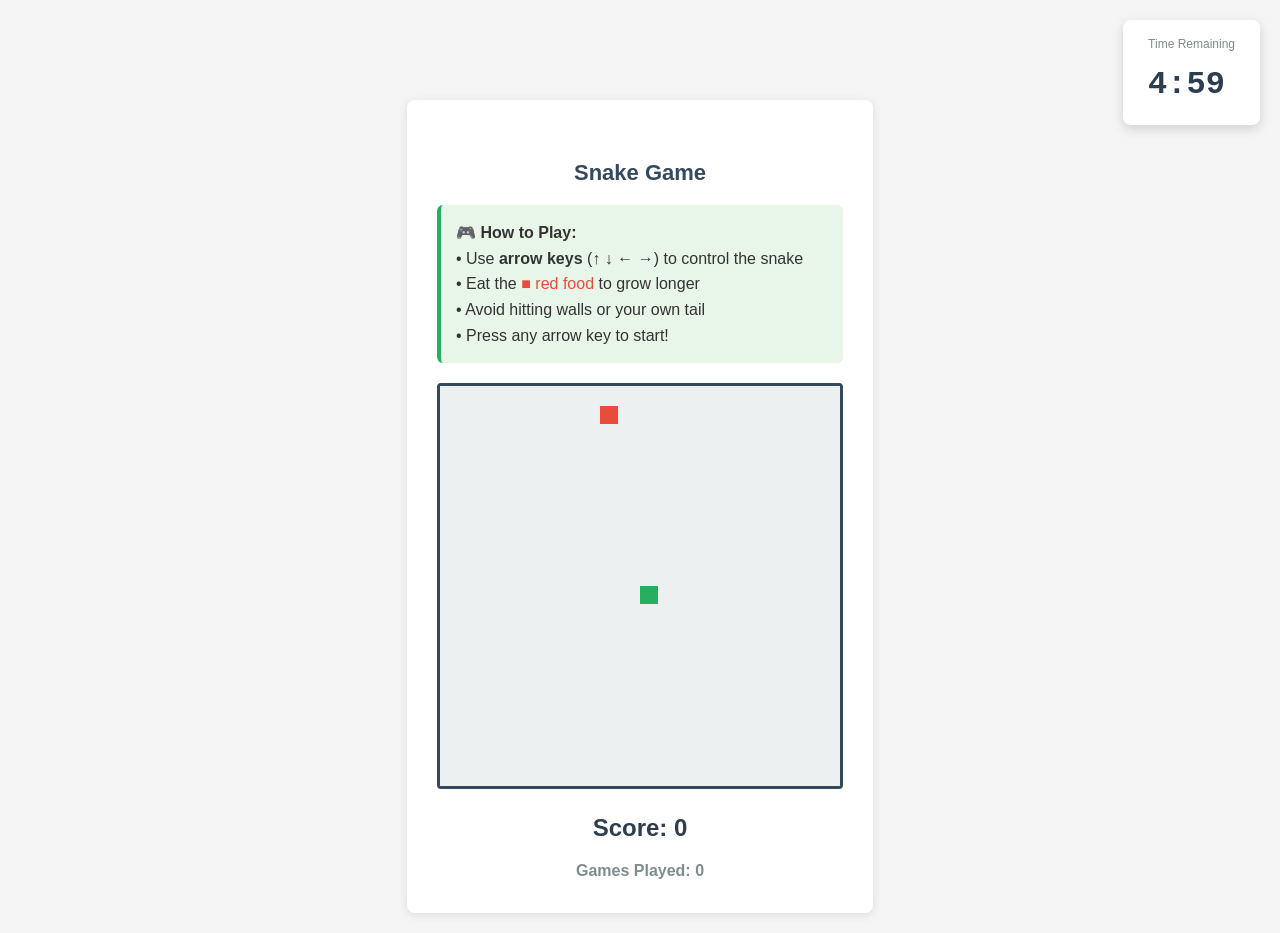
<file: snake-task-pilot/snake-pilot.html>
<!DOCTYPE html>
<html lang="en">
<head>
    <meta charset="UTF-8">
    <meta name="viewport" content="width=device-width, initial-scale=1.0">
    <title>Activity Task</title>
    <link rel="stylesheet" href="css/style.css">
</head>
<body>
    <!-- Timer -->
    <div class="timer-container">
        <div class="timer-label">Time Remaining</div>
        <div class="timer-display" id="timer-display">5:00</div>
    </div>
    
    <div class="activity-container">
        <div class="activity-box">
            <h2>Snake Game</h2>
            
            <div class="game-instructions">
                <strong>🎮 How to Play:</strong><br>
                • Use <strong>arrow keys</strong> (↑ ↓ ← →) to control the snake<br>
                • Eat the <span style="color: #e74c3c;">■ red food</span> to grow longer<br>
                • Avoid hitting walls or your own tail<br>
                • Press any arrow key to start!
            </div>
            
            <canvas id="snake-canvas" width="400" height="400"></canvas>
            <div class="game-score">Score: <span id="game-score">0</span></div>
            <div class="game-score" style="font-size: 16px; color: #7f8c8d; margin-top: 10px;">
                Games Played: <span id="games-played">0</span>
            </div>
            
            <div class="continue-btn-container" id="continue-container">
                <button class="btn-primary" id="continue-btn">Continue to Survey</button>
            </div>
        </div>
    </div>
    
    <script src="js/timer.js"></script>
    <script src="js/snake-game.js"></script>
    <script>
        // Track activity start
        const activityStartTime = Date.now();
        
        // Initialize timer
        const timer = new Timer(300, () => {
            // Timer complete - show continue button
            document.getElementById('continue-container').classList.add('visible');
        });
        timer.start();
        
        // Initialize snake game
        const gameData = {
            gamesPlayed: 0,
            totalScore: 0,
            scores: []
        };
        
        const snakeGame = new SnakeGame('snake-canvas', (score) => {
            // Game over callback
            gameData.gamesPlayed++;
            gameData.totalScore += score;
            gameData.scores.push(score);
            
            document.getElementById('games-played').textContent = gameData.gamesPlayed;
        });
        
        // Continue button
        document.getElementById('continue-btn').addEventListener('click', () => {
            const timeOnPage = Date.now() - activityStartTime;
            
            // Save data to sessionStorage
            sessionStorage.setItem('activityData', JSON.stringify({
                condition: 'snake',
                timeOnPage: timeOnPage,
                gamesPlayed: gameData.gamesPlayed,
                totalScore: gameData.totalScore,
                averageScore: gameData.gamesPlayed > 0 ? gameData.totalScore / gameData.gamesPlayed : 0,
                allScores: gameData.scores
            }));
            
            window.location.href = 'survey.html';
        });
    </script>

    <!-- ADD THIS NEW SCRIPT -->
    <script>
        // Warn before closing/refreshing
        window.addEventListener('beforeunload', (e) => {
            e.preventDefault();
            e.returnValue = '';
            return '';
        });
    </script>
</body>
</html>

</body>
</html>
</file>
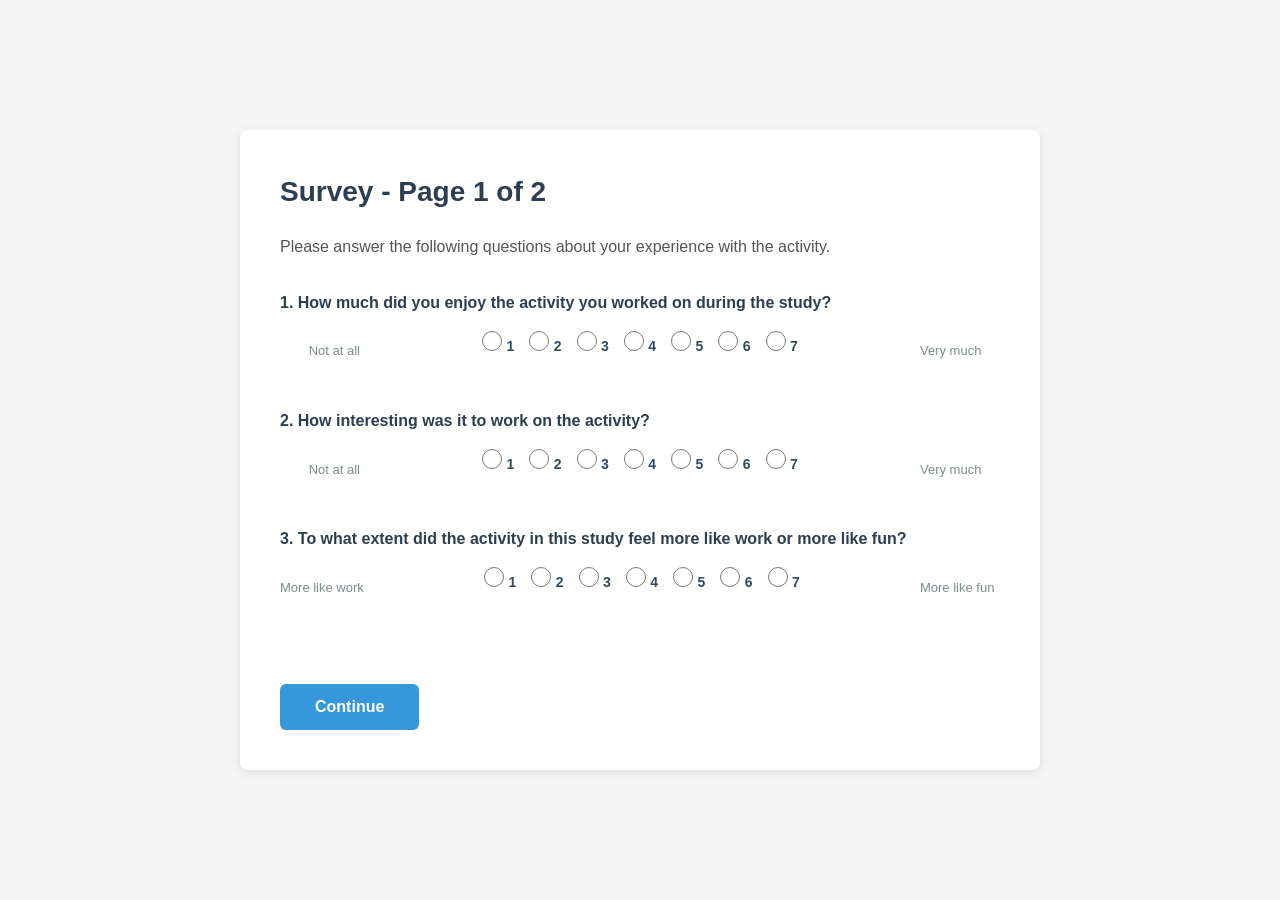
<file: snake-task-pilot/survey.html>
<!DOCTYPE html>
<html lang="en">
<head>
    <meta charset="UTF-8">
    <meta name="viewport" content="width=device-width, initial-scale=1.0">
    <title>Survey</title>
    <link rel="stylesheet" href="css/style.css">
</head>
<body>
    <div class="container">
        <div class="content-box">
            <h1>Survey - Page <span id="page-number">1</span> of 2</h1>
            
            <!-- PAGE 1: Enjoyment Questions -->
            <div id="page-1">
                <p style="margin-bottom: 30px;">Please answer the following questions about your experience with the activity.</p>
                
                <form id="survey-form-page1">
                    <div id="enjoyment-questions">
                        <!-- Will be populated with randomized questions -->
                    </div>

                    <button type="submit" class="btn-primary" style="margin-top: 40px;">Continue</button>
                </form>
            </div>

            <!-- PAGE 2: Demographics -->
            <div id="page-2" class="hidden">
                <p style="margin-bottom: 30px;">Finally, please provide some demographic information.</p>
                
                <form id="survey-form-page2">
                    
                    <!-- Age -->
                    <div class="survey-question">
                        <label>What is your age?</label>
                        <input type="number" id="age" name="age" 
                               class="text-input" 
                               min="18" max="100" 
                               placeholder="Enter your age" 
                               required>
                    </div>

                    <!-- Gender -->
                    <div class="survey-question">
                        <label>What is your gender?</label>
                        <select id="gender" name="gender" class="select-input" required>
                            <option value="">-- Select --</option>
                            <option value="male">Male</option>
                            <option value="female">Female</option>
                            <option value="non-binary">Non-binary</option>
                            <option value="prefer-not-to-say">Prefer not to say</option>
                            <option value="other">Other</option>
                        </select>
                    </div>

                    <!-- Education -->
                    <div class="survey-question">
                        <label>What is the highest level of education you have completed?</label>
                        <select id="education" name="education" class="select-input" required>
                            <option value="">-- Select --</option>
                            <option value="less-than-high-school">Less than high school</option>
                            <option value="high-school">High school or equivalent</option>
                            <option value="some-college">Some college</option>
                            <option value="associate">Associate degree</option>
                            <option value="bachelor">Bachelor's degree</option>
                            <option value="master">Master's degree</option>
                            <option value="doctorate">Doctorate or professional degree</option>
                        </select>
                    </div>

                    <!-- Ethnicity -->
                    <div class="survey-question">
                        <label>What is your ethnicity? (Select all that apply)</label>
                        <div style="margin-top: 10px;">
                            <label style="display: block; margin-bottom: 8px; font-weight: normal;">
                                <input type="checkbox" name="ethnicity" value="white"> White/Caucasian
                            </label>
                            <label style="display: block; margin-bottom: 8px; font-weight: normal;">
                                <input type="checkbox" name="ethnicity" value="black"> Black/African American
                            </label>
                            <label style="display: block; margin-bottom: 8px; font-weight: normal;">
                                <input type="checkbox" name="ethnicity" value="hispanic"> Hispanic/Latino
                            </label>
                            <label style="display: block; margin-bottom: 8px; font-weight: normal;">
                                <input type="checkbox" name="ethnicity" value="asian"> Asian
                            </label>
                            <label style="display: block; margin-bottom: 8px; font-weight: normal;">
                                <input type="checkbox" name="ethnicity" value="native-american"> Native American/Alaska Native
                            </label>
                            <label style="display: block; margin-bottom: 8px; font-weight: normal;">
                                <input type="checkbox" name="ethnicity" value="pacific-islander"> Native Hawaiian/Pacific Islander
                            </label>
                            <label style="display: block; margin-bottom: 8px; font-weight: normal;">
                                <input type="checkbox" name="ethnicity" value="other"> Other
                            </label>
                            <label style="display: block; margin-bottom: 8px; font-weight: normal;">
                                <input type="checkbox" name="ethnicity" value="prefer-not-to-say"> Prefer not to say
                            </label>
                        </div>
                    </div>

                    <button type="submit" class="btn-primary" style="margin-top: 40px;">Submit</button>
                </form>
            </div>
        </div>
    </div>

    <script src="js/datapipe.js"></script>
    <script>
        // Define enjoyment questions
        const enjoymentQuestions = [
            {
                id: 'q1_enjoyment',
                text: 'How much did you enjoy the activity you worked on during the study?',
                lowLabel: 'Not at all',
                highLabel: 'Very much'
            },
            {
                id: 'q2_interesting',
                text: 'How interesting was it to work on the activity?',
                lowLabel: 'Not at all',
                highLabel: 'Very much'
            },
            {
                id: 'q3_work_fun',
                text: 'To what extent did the activity in this study feel more like work or more like fun?',
                lowLabel: 'More like work',
                highLabel: 'More like fun'
            }
        ];

        // Randomize question order
        const shuffled = enjoymentQuestions.sort(() => Math.random() - 0.5);

        // Render randomized questions
        const container = document.getElementById('enjoyment-questions');
        shuffled.forEach((q, index) => {
            const questionDiv = document.createElement('div');
            questionDiv.className = 'survey-question';
            questionDiv.innerHTML = `
                <label>${index + 1}. ${q.text}</label>
                <div class="likert-scale">
                    <span class="likert-label start">${q.lowLabel}</span>
                    <div class="likert-options">
                        ${[1, 2, 3, 4, 5, 6, 7].map(val => `
                            <label class="likert-option">
                                <input type="radio" name="${q.id}" value="${val}" required>
                                <span>${val}</span>
                            </label>
                        `).join('')}
                    </div>
                    <span class="likert-label end">${q.highLabel}</span>
                </div>
            `;
            container.appendChild(questionDiv);
        });

        // Store page 1 data
        let page1Data = {};

        // Handle page 1 submission
        document.getElementById('survey-form-page1').addEventListener('submit', (e) => {
            e.preventDefault();
            
            // Get form data
            const formData = new FormData(e.target);
            page1Data = {
                q1_enjoyment: parseInt(formData.get('q1_enjoyment')),
                q2_interesting: parseInt(formData.get('q2_interesting')),
                q3_work_fun: parseInt(formData.get('q3_work_fun'))
            };
            
            // Show page 2
            document.getElementById('page-1').classList.add('hidden');
            document.getElementById('page-2').classList.remove('hidden');
            document.getElementById('page-number').textContent = '2';
            
            // Scroll to top
            window.scrollTo(0, 0);
        });

        // Handle page 2 submission
        document.getElementById('survey-form-page2').addEventListener('submit', async (e) => {
            e.preventDefault();
            
            // Get demographics
            const formData = new FormData(e.target);
            
            // Get ethnicity (multi-select)
            const ethnicity = Array.from(formData.getAll('ethnicity'));
            
            const demographics = {
                age: parseInt(formData.get('age')),
                gender: formData.get('gender'),
                education: formData.get('education'),
                ethnicity: ethnicity
            };
            
           // Get activity data from sessionStorage
const activityData = JSON.parse(sessionStorage.getItem('activityData') || '{}');
const participantId = sessionStorage.getItem('participantId');
const condition = sessionStorage.getItem('condition');
const startTime = parseInt(sessionStorage.getItem('startTime'));

// ADD THESE LINES - Get Prolific data
const prolificPID = sessionStorage.getItem('prolificPID') || 'unknown';
const studyID = sessionStorage.getItem('studyID') || 'unknown';
const sessionID = sessionStorage.getItem('sessionID') || 'unknown';

// Compile full data
const fullData = {
    participantId: participantId,
    prolificPID: prolificPID,      // ADD
    studyID: studyID,              // ADD
    sessionID: sessionID,          // ADD
    condition: condition,
    startTime: startTime,
    endTime: Date.now(),
    totalDuration: Date.now() - startTime,
    activityData: activityData,
    surveyResponses: page1Data,
    demographics: demographics,
    timestamp: new Date().toISOString()
};
            
            console.log('Submitting data:', fullData);
            
            // Disable submit button
            e.target.querySelector('button[type="submit"]').disabled = true;
            e.target.querySelector('button[type="submit"]').textContent = 'Submitting...';
            
            // Send to DataPipe
            const dataPipe = new DataPipe('bjp2waSwmxNW');
            const result = await dataPipe.save(fullData);
            
            if (result.success) {
    // Show completion message briefly, then redirect
    document.body.innerHTML = `
        <div class="container">
            <div class="content-box" style="text-align: center;">
                <h1>✓ Study Complete!</h1>
                <p style="font-size: 18px; margin: 30px 0;">
                    Thank you for participating in this study.
                </p>
                <p style="color: #7f8c8d;">
                    Redirecting you back to Prolific...
                </p>
            </div>
        </div>
    `;
    
    // Redirect after 2 seconds
    setTimeout(() => {
        window.location.href = 'https://app.prolific.com/submissions/complete?cc=C2DFSYNI';
    }, 2000);
} else {
    alert('There was an error saving your data. Please contact the researcher with this code: ' + participantId);
    e.target.querySelector('button[type="submit"]').disabled = false;
    e.target.querySelector('button[type="submit"]').textContent = 'Submit';
}
        });
    </script>
</body>
</html>
</file>
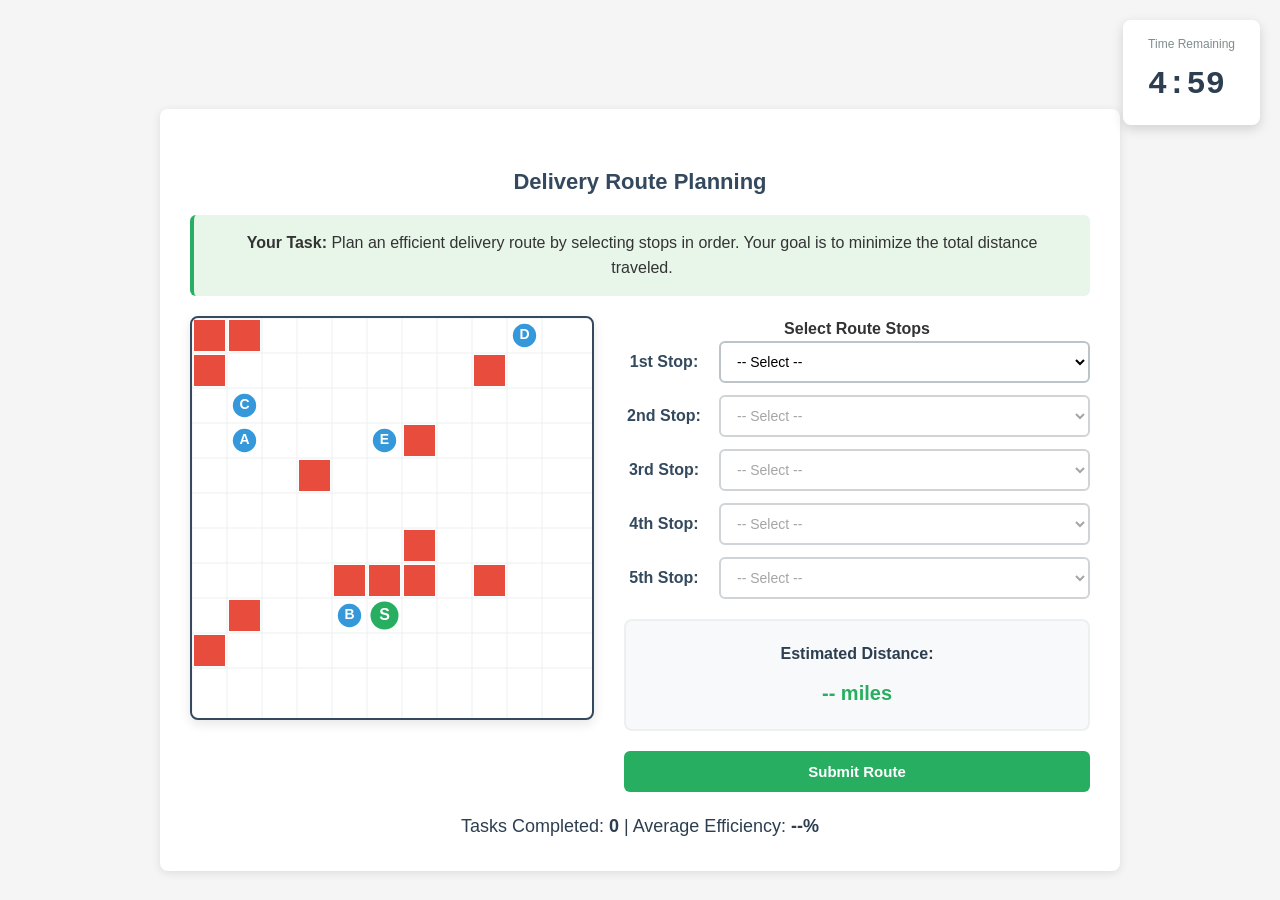
<file: snake-task-pilot/task-pilot.html>
<!DOCTYPE html>
<html lang="en">
<head>
    <meta charset="UTF-8">
    <meta name="viewport" content="width=device-width, initial-scale=1.0">
    <title>Activity Task</title>
    <link rel="stylesheet" href="css/style.css">
    <style>
        .task-container {
            max-width: 900px;
            margin: 0 auto;
        }
        
        .task-instructions {
            background-color: #e8f5e9;
            padding: 15px 20px;
            border-radius: 6px;
            border-left: 4px solid #27ae60;
            margin-bottom: 20px;
        }
        
        .task-body {
            display: flex;
            gap: 30px;
            align-items: flex-start;
        }
        
        .map-container {
            flex: 0 0 400px;
        }
        
        #routing-map {
            border: 2px solid #34495e;
            border-radius: 8px;
            background-color: #fff;
            box-shadow: 0 4px 12px rgba(0, 0, 0, 0.1);
        }
        
        .route-controls {
            flex: 1;
        }
        
        .route-dropdowns {
            margin-bottom: 20px;
        }
        
        .route-stop {
            display: flex;
            align-items: center;
            margin-bottom: 12px;
            gap: 15px;
        }
        
        .route-stop label {
            min-width: 80px;
            font-weight: 600;
            color: #34495e;
        }
        
        .route-dropdown {
            flex: 1;
            padding: 10px 12px;
            border: 2px solid #bdc3c7;
            border-radius: 6px;
            font-size: 14px;
            background-color: #fff;
            cursor: pointer;
        }
        
        .route-summary {
            background-color: #f8f9fa;
            padding: 20px;
            border-radius: 8px;
            margin-bottom: 20px;
            border: 2px solid #ecf0f1;
        }
        
        #route-distance {
            font-size: 20px;
            font-weight: 700;
            color: #27ae60;
        }
        
        .task-submit-btn {
            background-color: #27ae60;
            color: white;
            border: none;
            padding: 12px 30px;
            border-radius: 6px;
            font-size: 15px;
            font-weight: 600;
            cursor: pointer;
            width: 100%;
        }
        
        .task-submit-btn:hover {
            background-color: #229954;
        }
        
        .task-stats {
            text-align: center;
            margin-top: 20px;
            font-size: 18px;
            color: #2c3e50;
        }
    </style>
</head>
<body>
    <!-- Timer -->
    <div class="timer-container">
        <div class="timer-label">Time Remaining</div>
        <div class="timer-display" id="timer-display">5:00</div>
    </div>
    
    <div class="activity-container">
        <div class="activity-box">
            <h2>Delivery Route Planning</h2>
            
            <div class="task-container">
                <div class="task-instructions">
                    <strong>Your Task:</strong> Plan an efficient delivery route by selecting stops in order. 
                    Your goal is to minimize the total distance traveled.
                </div>
                
                <div class="task-body">
                    <div class="map-container">
                        <canvas id="routing-map" width="400" height="400"></canvas>
                    </div>
                    
                    <div class="route-controls">
                        <h4>Select Route Stops</h4>
                        <div class="route-dropdowns" id="route-dropdowns">
                            <!-- Will be populated by JS -->
                        </div>
                        
                        <div class="route-summary">
                            <div style="font-size: 16px; color: #2c3e50; margin-bottom: 10px;">
                                <strong>Estimated Distance:</strong>
                            </div>
                            <div id="route-distance">-- miles</div>
                        </div>
                        
                        <button class="task-submit-btn" id="submit-route">Submit Route</button>
                    </div>
                </div>
                
                <div class="task-stats">
                    Tasks Completed: <strong><span id="tasks-completed">0</span></strong> | 
                    Average Efficiency: <strong><span id="avg-efficiency">--</span>%</strong>
                </div>
            </div>
            
            <div class="continue-btn-container" id="continue-container">
                <button class="btn-primary" id="continue-btn">Continue to Survey</button>
            </div>
        </div>
    </div>
    
<script src="js/pathfinding.js"></script>
<script src="js/timer.js"></script>
<script src="js/routing-task.js"></script>
    <script>
        // Track activity start
        const activityStartTime = Date.now();
        
        // Initialize timer
        const timer = new Timer(300, () => {
            // Timer complete - show continue button
            document.getElementById('continue-container').classList.add('visible');
        });
        timer.start();
        
        // Initialize routing task
        const taskData = {
            tasksCompleted: 0,
            efficiencies: [],
            totalEfficiency: 0
        };
        
        const routingTask = new RoutingTask('routing-map', (efficiency) => {
            // Task completed callback
            taskData.tasksCompleted++;
            taskData.efficiencies.push(efficiency);
            taskData.totalEfficiency += efficiency;
            
            const avgEfficiency = taskData.totalEfficiency / taskData.tasksCompleted;
            
            document.getElementById('tasks-completed').textContent = taskData.tasksCompleted;
            document.getElementById('avg-efficiency').textContent = avgEfficiency.toFixed(1);
        });
        
        // Continue button
        document.getElementById('continue-btn').addEventListener('click', () => {
            const timeOnPage = Date.now() - activityStartTime;
            
            // Save data to sessionStorage
            sessionStorage.setItem('activityData', JSON.stringify({
                condition: 'task',
                timeOnPage: timeOnPage,
                tasksCompleted: taskData.tasksCompleted,
                averageEfficiency: taskData.tasksCompleted > 0 ? taskData.totalEfficiency / taskData.tasksCompleted : 0,
                allEfficiencies: taskData.efficiencies
            }));
            
            window.location.href = 'survey.html';
        });
    </script>
        <script>
        // Warn before closing/refreshing
        window.addEventListener('beforeunload', (e) => {
            e.preventDefault();
            e.returnValue = '';
            return '';
        });
    </script>
</body>
</html>
</file>
<file: C4_Inbox/style.css>
/* Reset and base styles */
* {
    margin: 0;
    padding: 0;
    box-sizing: border-box;
}

body {
    font-family: 'Segoe UI', Tahoma, Geneva, Verdana, sans-serif;
    background-color: #f0f0f0;
    display: flex;
    justify-content: center;
    align-items: center;
    min-height: 100vh;
    padding: 20px;
}

/* Main container */
#main-container {
    width: 900px;
    height: 650px;
    background-color: #ffffff;
    border: 2px solid #333;
    border-radius: 8px;
    box-shadow: 0 4px 12px rgba(0, 0, 0, 0.15);
    display: flex;
    flex-direction: column;
    overflow: hidden;
}

/* Header */
#header {
    background-color: #2c3e50;
    color: white;
    padding: 12px 20px;
    display: flex;
    justify-content: space-between;
    align-items: center;
    border-bottom: 2px solid #1a252f;
}

#app-title {
    font-size: 20px;
    font-weight: bold;
    letter-spacing: 0.5px;
}

#clock-container {
    font-size: 16px;
    font-weight: 600;
    background-color: #34495e;
    padding: 6px 15px;
    border-radius: 4px;
}

/* Email Interface Layout */
#email-interface {
    flex: 1;
    display: flex;
    overflow: hidden;
    min-height: 0; /* ADD THIS */
}

/* Sidebar */
#sidebar {
    width: 200px;
    background-color: #ecf0f1;
    border-right: 1px solid #bdc3c7;
    padding: 15px;
    display: flex;
    flex-direction: column;
    gap: 15px;
}

.compose-btn {
    background-color: #3498db;
    color: white;
    border: none;
    padding: 12px;
    border-radius: 6px;
    font-size: 14px;
    font-weight: 600;
    cursor: not-allowed;
    transition: background-color 0.2s;
    opacity: 0.7;
}

.folder-list {
    display: flex;
    flex-direction: column;
    gap: 2px;
}

.folder-item {
    display: flex;
    align-items: center;
    gap: 10px;
    padding: 10px 12px;
    border-radius: 6px;
    cursor: not-allowed;
    transition: background-color 0.2s;
    color: #2c3e50;
    font-size: 14px;
    opacity: 0.7;
}

.folder-item.active {
    background-color: #3498db;
    color: white;
    font-weight: 600;
    opacity: 1;
    cursor: pointer;
}

.folder-icon {
    font-size: 16px;
}

.folder-name {
    flex: 1;
}

.folder-count {
    background-color: rgba(255, 255, 255, 0.3);
    padding: 2px 8px;
    border-radius: 10px;
    font-size: 12px;
    font-weight: 600;
}

/* Force main content to respect boundaries */
#main-content {
    flex: 1;
    display: flex;
    flex-direction: column;
    overflow: hidden;
    min-height: 0; /* ADD THIS */
}

/* Force content panel */
.content-panel {
    flex: 1;
    display: flex;
    flex-direction: column;
    background-color: #ffffff;
    overflow: hidden;
    min-height: 0;
    max-height: 100%; /* ADD THIS */
}

.content-header {
    display: flex;
    justify-content: space-between;
    align-items: center;
    padding: 15px 20px;
    border-bottom: 2px solid #ecf0f1;
    background-color: #fafafa;
}

.content-header h2 {
    color: #2c3e50;
    font-size: 22px;
}

.email-actions {
    display: flex;
    gap: 10px;
}

.action-btn {
    background-color: #ecf0f1;
    border: 1px solid #bdc3c7;
    padding: 8px 15px;
    border-radius: 4px;
    font-size: 13px;
    cursor: not-allowed;
    transition: background-color 0.2s;
    opacity: 0.7;
}

#email-list {
    flex: 1;
    overflow: hidden; /* CHANGE from overflow-y: auto */
    display: flex;
    flex-direction: column;
    gap: 1px;
    background-color: #e0e0e0;
}

.email-item {
    background-color: #ffffff;
    padding: 8px 15px; /* Reduced padding */
    cursor: pointer;
    transition: background-color 0.2s ease;
    position: relative;
    display: flex; /* CHANGE from grid to flex */
    align-items: center; /* Vertically center content */
    gap: 15px; /* Space between elements */
}

.email-item:hover {
    background-color: #f8f9fa;
}

.email-item.unread .email-sender {
    font-weight: 700;
}

.email-item.unread:hover {
    background-color: #e6f2ff;
}

.email-sender {
    font-weight: 600;
    color: #2c3e50;
    font-size: 13px;
    min-width: 150px; /* Fixed width for sender */
    flex-shrink: 0; /* Don't let it shrink */
}

.email-item.unread .email-sender {
    font-weight: 700;
}

.email-time {
    font-size: 11px;
    color: #7f8c8d;
    text-align: right;
    min-width: 70px; /* Fixed width for time */
    flex-shrink: 0;
}

.email-subject {
    flex: 1; /* Take remaining space */
    color: #34495e;
    font-size: 12px;
    overflow: hidden;
    text-overflow: ellipsis;
    white-space: nowrap; /* Single line */
}

.email-item.unread .email-subject {
    font-weight: 600;
}

/* Remove preview completely */
.email-preview {
    display: none;
}

/* Bottom Navigation */
#bottom-nav {
    display: flex;
    justify-content: space-between;
    padding: 12px 20px;
    background-color: #34495e;
    border-top: 2px solid #2c3e50;
}

.nav-button {
    padding: 10px 25px;
    font-size: 14px;
    font-weight: 600;
    border: none;
    border-radius: 6px;
    cursor: pointer;
    transition: all 0.3s ease;
    background-color: #ffffff;
    color: #2c3e50;
}

.nav-button:hover {
    background-color: #3498db;
    color: white;
    transform: translateY(-2px);
    box-shadow: 0 4px 8px rgba(0, 0, 0, 0.2);
}

.nav-button:active {
    transform: translateY(0);
}

/* ============================================
   NEW STYLES FOR EXPERIMENT SYSTEMS
   ============================================ */

/* Hidden utility class */
.hidden {
    display: none !important;
}

/* ============================================
   OVERLAY SYSTEM
   ============================================ */

.overlay {
    position: fixed;
    top: 0;
    left: 0;
    width: 100%;
    height: 100%;
    z-index: 9999;
    display: flex;
    justify-content: center;
    align-items: center;
}

.overlay-background {
    position: absolute;
    top: 0;
    left: 0;
    width: 100%;
    height: 100%;
    background-color: rgba(0, 0, 0, 0.7);
}

.overlay-content {
    position: relative;
    background-color: white;
    border-radius: 8px;
    box-shadow: 0 8px 32px rgba(0, 0, 0, 0.3);
    max-width: 900px;  /* Increase if needed */
    max-height: 90vh;
    overflow-y: auto;
    padding: 30px;
    z-index: 10000;
}

.overlay-close {
    position: absolute;
    top: 15px;
    right: 15px;
    background: none;
    border: none;
    font-size: 32px;
    color: #95a5a6;
    cursor: pointer;
    line-height: 1;
    padding: 0;
    width: 40px;
    height: 40px;
    transition: color 0.2s;
}

.overlay-close:hover {
    color: #e74c3c;
}



/* Fix for canvas rendering in overlay */
#overlay-task-container {
    width: 100%;
    min-height: 500px;
    overflow: visible !important;
}

#overlay-task-container canvas {
    display: block !important;
    visibility: visible !important;
}

.overlay-body {
    overflow: visible !important;
}

.overlay video {
    width: 100%;
    max-width: 800px;
    border-radius: 4px;
}

/* ============================================
   TUTORIAL SPOTLIGHT SYSTEM
   ============================================ */

.tutorial-spotlight {
    position: fixed;
    top: 0;
    left: 0;
    width: 100%;
    height: 100%;
    z-index: 8888;
    pointer-events: none;
}

/* Tutorial overlay - blocks all clicks */
.tutorial-overlay {
    position: absolute;
    top: 0;
    left: 0;
    width: 100%;
    height: 100%;
    background-color: rgba(0, 0, 0, 0.85);
    pointer-events: auto; /* BLOCKS clicks on darkened areas */
    cursor: not-allowed;
}

.tutorial-highlighted {
    position: relative;
    z-index: 8889;
    box-shadow: 0 0 0 4px #3498db, 0 0 0 9999px rgba(0, 0, 0, 0.85);
    pointer-events: auto !important; /* ALLOWS clicks on highlighted elements */
    cursor: default;
}

/* Ensure ALL children of highlighted elements are clickable */
.tutorial-highlighted * {
    pointer-events: auto !important;
}

/* Specific fix for email items - only highlighted ones are clickable */
.email-item {
    pointer-events: auto; /* Default clickable */
}

body.tutorial-active .email-item:not(.tutorial-highlighted) {
    pointer-events: none !important; /* Block non-highlighted emails during tutorial */
    cursor: not-allowed !important;
}

/* Disable interaction until Next is clicked */
.tutorial-highlighted.interaction-disabled {
    pointer-events: none !important;
    cursor: not-allowed !important;
}

.tutorial-message-container {
    position: fixed;
    z-index: 9999;
    pointer-events: auto;
    max-width: 90vw;
}

/* Alternative positions based on what's highlighted */
.tutorial-message-container.bottom-right {
    top: auto;
    bottom: 20px;
    right: 20px;
    left: auto;
}

.tutorial-message-container.bottom-left {
    top: auto;
    bottom: 20px;
    left: 20px;
    right: auto;
}

.tutorial-message-container.top-left {
    top: 20px;
    left: 20px;
    right: auto;
}

.tutorial-message-container.center-bottom {
    top: auto;
    bottom: 20px;
    left: 50%;
    right: auto;
    transform: translateX(-50%);
}

.tutorial-message {
    background-color: #ffffff;
    border: 3px solid #3498db;
    border-radius: 12px;
    padding: 25px;
    box-shadow: 0 12px 40px rgba(0, 0, 0, 0.5);
    width: 380px;
    max-width: 90vw;
    position: relative;
    z-index: 10000; /* Added to ensure it's on top */
}

#tutorial-text {
    font-size: 16px;
    line-height: 1.5;
    color: #2c3e50;
    margin-bottom: 20px;
    font-weight: 500;
}

.tutorial-btn {
    background-color: #3498db;
    color: white;
    border: none;
    padding: 14px 35px;
    border-radius: 8px;
    font-size: 16px;
    font-weight: 700;
    cursor: pointer;
    transition: all 0.2s;
    width: 100%;
    box-shadow: 0 4px 12px rgba(52, 152, 219, 0.4);
}

.tutorial-btn:hover {
    background-color: #2980b9;
    transform: translateY(-2px);
    box-shadow: 0 6px 16px rgba(52, 152, 219, 0.5);
}

.tutorial-btn:active {
    transform: translateY(0);
}

.tutorial-btn:disabled {
    background-color: #95a5a6;
    cursor: not-allowed;
    transform: none;
    box-shadow: none;
}

/* Animated arrow pointing to highlighted element */
.tutorial-message::before {
    content: '';
    position: absolute;
    width: 0;
    height: 0;
    border-style: solid;
}

/* Arrow pointing down (when message is at top) */
.top-position .tutorial-message::before {
    bottom: -15px;
    left: 50%;
    transform: translateX(-50%);
    border-width: 15px 15px 0 15px;
    border-color: #3498db transparent transparent transparent;
}

/* Arrow pointing up (when message is at bottom) */
.tutorial-message::before {
    top: -15px;
    left: 50%;
    transform: translateX(-50%);
    border-width: 0 15px 15px 15px;
    border-color: transparent transparent #3498db transparent;
}

.top-position .tutorial-message::before {
    top: auto;
    bottom: -15px;
    border-width: 15px 15px 0 15px;
    border-color: #3498db transparent transparent transparent;
}

/* ============================================
   WORK PANEL
   ============================================ */

.work-task-area {
    padding: 20px;
    background-color: #fafafa;
    min-height: 400px;
    max-height: 550px; /* Add max height */
    overflow-y: auto; /* Add scroll */
}

.work-stats {
    font-size: 14px;
    color: #7f8c8d;
}

.task-container {
    background-color: white;
    border-radius: 8px;
    padding: 25px;
    box-shadow: 0 2px 8px rgba(0, 0, 0, 0.1);
}

.task-header {
    display: flex;
    justify-content: space-between;
    align-items: center;
    margin-bottom: 20px;
    padding-bottom: 15px;
    border-bottom: 2px solid #ecf0f1;
}

.task-header h3 {
    font-size: 20px;
    color: #2c3e50;
    margin: 0;
}

.task-stats {
    font-size: 14px;
    color: #7f8c8d;
}

.task-body {
    margin-top: 20px;
}

.task-question {
    font-size: 18px;
    color: #34495e;
    margin-bottom: 25px;
    padding: 20px;
    background-color: #f8f9fa;
    border-radius: 6px;
    border-left: 4px solid #3498db;
}

.math-question {
    font-family: 'Courier New', monospace;
    font-size: 24px;
    font-weight: bold;
    text-align: center;
}

.task-answer {
    display: flex;
    gap: 15px;
    align-items: center;
}

#task-answer-input {
    flex: 1;
    padding: 12px 15px;
    font-size: 16px;
    border: 2px solid #bdc3c7;
    border-radius: 6px;
    transition: border-color 0.2s;
}

#task-answer-input:focus {
    outline: none;
    border-color: #3498db;
}

.task-submit-btn {
    background-color: #27ae60;
    color: white;
    border: none;
    padding: 12px 30px;
    border-radius: 6px;
    font-size: 15px;
    font-weight: 600;
    cursor: pointer;
    transition: background-color 0.2s;
    white-space: nowrap;
}

.task-submit-btn:hover {
    background-color: #229954;
}

.task-submit-btn:active {
    transform: translateY(1px);
}

.task-feedback {
    margin-top: 20px;
    padding: 15px;
    border-radius: 6px;
}

.feedback-correct {
    background-color: #d4edda;
    color: #155724;
    padding: 15px;
    border-radius: 6px;
    border-left: 4px solid #28a745;
    margin-bottom: 15px;
}

.feedback-incorrect {
    background-color: #f8d7da;
    color: #721c24;
    padding: 15px;
    border-radius: 6px;
    border-left: 4px solid #dc3545;
    margin-bottom: 15px;
}

/* ============================================
   GAME PANEL
   ============================================ */

/* Allow game interaction during tutorial */
#game-area.tutorial-highlighted,
#game-area.tutorial-highlighted * {
    pointer-events: auto !important;
}

#snake-canvas {
    pointer-events: auto !important;
}

.game-area {
    padding: 20px;
    background-color: #fafafa;
    min-height: 400px;
    display: flex;
    flex-direction: column;
    align-items: center;
    justify-content: center;
}

.game-container {
    text-align: center;
}

.game-container h3 {
    color: #2c3e50;
    margin-bottom: 3px;      /* REDUCED from 5px */
    font-size: 18px;
}

.game-container p {
    color: #7f8c8d;
    margin-bottom: 8px;     /* REDUCED from 10px */
    font-size: 13px;
}

/* Also reduce margin on the instruction box */
.game-container div[style*="background-color: #e8f5e9"] {
    margin-bottom: 10px !important;  /* Override inline style if needed */
}

#snake-canvas {
    border: 3px solid #34495e;
    border-radius: 4px;
    background-color: #ecf0f1;
    display: block;
    margin: 0 auto;
    width: 300px;
    height: 300px;
    margin-bottom: 8px;  /* ADD - reduce space below canvas */
}

.game-score {
    margin-top: 5px;        /* REDUCED from 10px */
    font-size: 16px;
    font-weight: 600;
    color: #2c3e50;
}

/* ============================================
   WELLNESS EXERCISE
   ============================================ */

.wellness-form {
    margin: 20px 0;
}

.wellness-prompt {
    margin-bottom: 20px;
}

.wellness-prompt label {
    display: block;
    font-weight: 600;
    color: #2c3e50;
    margin-bottom: 8px;
}

.wellness-prompt textarea {
    width: 100%;
    min-height: 100px;
    padding: 12px;
    border: 2px solid #bdc3c7;
    border-radius: 6px;
    font-family: 'Segoe UI', Tahoma, Geneva, Verdana, sans-serif;
    font-size: 14px;
    resize: vertical;
}

.wellness-prompt textarea:focus {
    outline: none;
    border-color: #3498db;
}

.submit-btn {
    background-color: #27ae60;
    color: white;
    border: none;
    padding: 14px 35px;
    border-radius: 6px;
    font-size: 16px;
    font-weight: 600;
    cursor: pointer;
    transition: background-color 0.2s;
    width: 100%;
    margin-top: 20px;
}

.submit-btn:hover {
    background-color: #229954;
}

.submit-btn:disabled {
    background-color: #95a5a6;
    cursor: not-allowed;
}

/* ============================================
   EMAIL READING PANE
   ============================================ */

.email-viewer {
    padding: 20px;
    background-color: white;
}

.email-viewer .placeholder {
    text-align: center;
    color: #95a5a6;
    font-style: italic;
    padding: 40px 20px;
}

.email-full-header {
    border-bottom: 2px solid #ecf0f1;
    padding-bottom: 15px;
    margin-bottom: 20px;
}

.email-full-from {
    font-size: 16px;
    font-weight: 600;
    color: #2c3e50;
    margin-bottom: 5px;
}

.email-full-subject {
    font-size: 18px;
    font-weight: 700;
    color: #34495e;
    margin-bottom: 10px;
}


.email-full-body {
    font-size: 14px;
    line-height: 1.6;
    color: #2c3e50;
    margin-bottom: 15px;
    max-height: 350px; /* ADD - limit height */
    overflow-y: auto; /* ADD - make scrollable */
}

.email-reply-box {
    margin-top: 25px;
    padding-top: 20px;
    border-top: 2px solid #ecf0f1;
}

.email-reply-box h4 {
    color: #2c3e50;
    margin-bottom: 10px;
}

.email-reply-box textarea {
    width: 100%;
    min-height: 50px; /* About 2 lines of text */
    max-height: 150px; /* Allow expansion but not too much */
    padding: 8px 12px; /* Slightly reduced padding */
    border: 2px solid #bdc3c7;
    border-radius: 6px;
    font-family: 'Segoe UI', Tahoma, Geneva, Verdana, sans-serif;
    font-size: 14px;
    line-height: 1.4;
    resize: vertical;
    margin-bottom: 10px;
}

.email-reply-box textarea:focus {
    outline: none;
    border-color: #3498db;
}

.email-reply-btn {
    background-color: #3498db;
    color: white;
    border: none;
    padding: 10px 25px;
    border-radius: 6px;
    font-size: 14px;
    font-weight: 600;
    cursor: pointer;
    transition: background-color 0.2s;
}

.email-reply-btn:hover {
    background-color: #2980b9;
}

/* ============================================
   JIRA SYSTEM
   ============================================ */

.jira-container {
    padding: 20px;
}

.jira-container h3 {
    color: #2c3e50;
    margin-bottom: 20px;
    padding-bottom: 10px;
    border-bottom: 2px solid #ecf0f1;
}

.bug-list {
    margin-bottom: 20px;
}

.bug-item {
    display: flex;
    justify-content: space-between;
    align-items: center;
    padding: 15px;
    background-color: #f8f9fa;
    border-radius: 6px;
    margin-bottom: 10px;
}

.bug-user {
    font-weight: 600;
    color: #2c3e50;
}

.bug-count {
    font-size: 18px;
    font-weight: 700;
    color: #e74c3c;
}

.bug-actions {
    display: flex;
    gap: 10px;
    align-items: center;
}

.bug-reassign-input {
    width: 60px;
    padding: 6px;
    border: 2px solid #bdc3c7;
    border-radius: 4px;
    text-align: center;
}

.bug-reassign-btn {
    background-color: #3498db;
    color: white;
    border: none;
    padding: 6px 15px;
    border-radius: 4px;
    font-size: 13px;
    cursor: pointer;
}

.bug-reassign-btn:hover {
    background-color: #2980b9;
}

/* ============================================
   ANIMATIONS
   ============================================ */

@keyframes slideInFromTop {
    from {
        opacity: 0;
        transform: translateY(-20px);
    }
    to {
        opacity: 1;
        transform: translateY(0);
    }
}

.email-animate-in {
    animation: slideInFromTop 0.3s ease-out;
}

/* Email action button */
.email-action-btn {
    background-color: #3498db;
    color: white;
    border: none;
    padding: 12px 25px;
    border-radius: 6px;
    font-size: 14px;
    font-weight: 600;
    cursor: pointer;
    transition: background-color 0.2s;
    margin: 15px 0;
}

.email-action-btn:hover {
    background-color: #2980b9;
}

/* ============================================
   EMAIL VIEWER LAYOUT (REPLACES LIST)
   ============================================ */

#email-list {
    display: flex; /* Will be hidden when email is open */
}

.email-viewer {
    padding: 10px 30px 30px 30px; /* Just 10px at the top */
    background-color: white;
    overflow-y: auto;
    display: none;
}

/* Email action button */
.email-action-btn {
    background-color: #3498db;
    color: white;
    border: none;
    padding: 12px 25px;
    border-radius: 6px;
    font-size: 14px;
    font-weight: 600;
    cursor: pointer;
    transition: background-color 0.2s;
    margin: 15px 0;
}

.email-action-btn:hover {
    background-color: #2980b9;
}

/* Tutorial pulsing effect for unread emails */
.tutorial-pulse {
    animation: pulse-border 1.5s ease-in-out infinite;
}

@keyframes pulse-border {
    0%, 100% {
        box-shadow: 0 0 0 0 rgba(52, 152, 219, 0.7);
    }
    50% {
        box-shadow: 0 0 0 6px rgba(52, 152, 219, 0);
    }
}

/* Close game button */
.close-game-btn {
    position: absolute;
    top: 0px;       /* Right at the corner */
    right: 0px;     /* Right at the corner */
    background-color: #e74c3c;
    color: white;
    border: none;
    padding: 8px 15px;
    border-radius: 4px;
    font-size: 14px;
    font-weight: 600;
    cursor: pointer;
    transition: background-color 0.2s;
    z-index: 1000;
}

.close-game-btn:hover {
    background-color: #c0392b;
}

.game-container {
    position: relative;
}

/* ============================================
   ROUTING TASK STYLES
   ============================================ */

.routing-task {
    max-width: 900px;
    margin: 0 auto;
}

.task-instructions {
    background-color: #e8f5e9;
    padding: 15px 20px;
    border-radius: 6px;
    border-left: 4px solid #27ae60;
    margin-bottom: 20px;
}

.task-instructions p {
    margin: 8px 0;
    color: #2c3e50;
}

.task-instructions ul {
    margin: 10px 0 10px 20px;
    color: #34495e;
}

.task-instructions strong {
    color: #27ae60;
}

.task-body {
    display: flex;
    gap: 30px;
    align-items: flex-start;
    max-height: 500px; /* Add max height */
}

/* Map Container */
/* Map Container */
.map-container {
    flex: 0 0 350px; /* Reduced from 400px */
}

#routing-map {
    border: 2px solid #34495e;
    border-radius: 8px;
    display: block;
    background-color: #fff;
    box-shadow: 0 4px 12px rgba(0, 0, 0, 0.1);
    width: 350px; /* Add explicit width */
    height: 350px; /* Add explicit height */
}

.map-legend {
    margin-top: 15px;
    padding: 15px;
    background-color: #f8f9fa;
    border-radius: 6px;
    font-size: 13px;
}

.map-legend > div {
    display: flex;
    align-items: center;
    margin-bottom: 8px;
}

.map-legend > div:last-child {
    margin-bottom: 0;
}

.legend-color {
    display: inline-block;
    width: 20px;
    height: 20px;
    border-radius: 50%;
    margin-right: 10px;
    border: 2px solid #fff;
    box-shadow: 0 2px 4px rgba(0, 0, 0, 0.2);
}

/* Route Controls */
.route-controls {
    flex: 1;
}

.route-controls h4 {
    color: #2c3e50;
    margin-bottom: 10px;
}

.route-info {
    color: #7f8c8d;
    font-size: 14px;
    margin-bottom: 15px;
}

.route-dropdowns {
    margin-bottom: 20px;
}

.route-stop {
    display: flex;
    align-items: center;
    margin-bottom: 12px;
    gap: 15px;
}

.route-stop label {
    min-width: 80px;
    font-weight: 600;
    color: #34495e;
    font-size: 14px;
}

.route-dropdown {
    flex: 1;
    padding: 10px 12px;
    border: 2px solid #bdc3c7;
    border-radius: 6px;
    font-size: 14px;
    background-color: #fff;
    cursor: pointer;
    transition: all 0.2s;
}

.route-dropdown:focus {
    outline: none;
    border-color: #3498db;
    box-shadow: 0 0 0 3px rgba(52, 152, 219, 0.1);
}

.route-dropdown:disabled {
    background-color: #ecf0f1;
    cursor: not-allowed;
    opacity: 0.6;
}

.route-dropdown option:disabled {
    color: #95a5a6;
}

/* Route Summary */
.route-summary {
    background-color: #f8f9fa;
    padding: 20px;
    border-radius: 8px;
    margin-bottom: 20px;
    border: 2px solid #ecf0f1;
}

.route-path {
    font-size: 14px;
    color: #34495e;
    margin-bottom: 12px;
    line-height: 1.6;
    font-family: 'Courier New', monospace;
    word-break: break-word;
}

.route-estimate {
    font-size: 16px;
    color: #2c3e50;
}

.route-estimate strong {
    color: #27ae60;
}

#route-distance {
    font-size: 20px;
    font-weight: 700;
    color: #27ae60;
}

/* Submit Button */
.task-submit-btn {
    width: 100%;
}

/* Responsive adjustments */
@media (max-width: 768px) {
    .task-body {
        flex-direction: column;
    }
    
    .map-container {
        flex: 1;
        width: 100%;
    }
    
    #routing-map {
        width: 100%;
        height: auto;
    }
    
    .route-stop {
        flex-direction: column;
        align-items: flex-start;
    }
    
    .route-stop label {
        margin-bottom: 5px;
    }
}

/* Help task counter in overlay */
.help-stats {
    background-color: #e8f5e9;
    padding: 12px 20px;
    border-radius: 6px;
    margin-bottom: 20px;
    border-left: 4px solid #27ae60;
}

.help-stats span {
    font-size: 15px;
    font-weight: 600;
    color: #27ae60;
}

/* Pagination controls */
.pagination-controls {
    display: flex;
    justify-content: center;
    align-items: center;
    gap: 15px;
    padding: 10px;
    background-color: #ecf0f1;
    border-top: 1px solid #bdc3c7;
}

.page-btn {
    background-color: #3498db;
    color: white;
    border: none;
    padding: 8px 16px;
    border-radius: 4px;
    font-size: 14px;
    font-weight: 600;
    cursor: pointer;
    transition: background-color 0.2s;
}

.page-btn:hover:not(:disabled) {
    background-color: #2980b9;
}

.page-btn:disabled {
    background-color: #95a5a6;
    cursor: not-allowed;
    opacity: 0.5;
}

.page-info {
    font-size: 14px;
    color: #2c3e50;
    font-weight: 600;
}

/* Wellness scale items */
.wellness-scale-item {
    margin-bottom: 25px;
    padding-bottom: 20px;
    border-bottom: 1px solid #ecf0f1;
}

.wellness-scale-item:last-child {
    border-bottom: none;
}

.likert-scale {
    display: flex;
    align-items: center;
    gap: 10px;
}

.likert-label-start,
.likert-label-end {
    font-size: 12px;
    color: #7f8c8d;
    min-width: 100px;
}

.likert-label-start {
    text-align: right;
}

.likert-options {
    display: flex;
    gap: 8px;
    flex: 1;
    justify-content: center;
}

.likert-option {
    display: flex;
    flex-direction: column;
    align-items: center;
    cursor: pointer;
}

.likert-option input[type="radio"] {
    margin-bottom: 4px;
    cursor: pointer;
}

.likert-option span {
    font-size: 12px;
    font-weight: 600;
    color: #34495e;
}

/* Fullscreen tutorial message */
.tutorial-message-container.fullscreen {
    position: fixed;
    top: 50%;
    left: 50%;
    transform: translate(-50%, -50%);
    max-width: 600px;
    width: 90%;
}

.tutorial-message-container.fullscreen .tutorial-message {
    padding: 40px;
    font-size: 18px;
}

.tutorial-message-container.fullscreen #tutorial-text {
    font-size: 18px;
    line-height: 1.8;
}

.email-action-btn.disabled-btn,
.email-action-btn:disabled {
    background-color: #95a5a6;
    cursor: not-allowed;
    opacity: 0.6;
}

.email-action-btn:disabled:hover {
    background-color: #95a5a6;
}


@keyframes fadeOut {
    0% {
        opacity: 1;
        transform: translate(-50%, -50%) scale(1);
    }
    100% {
        opacity: 0;
        transform: translate(-50%, -50%) scale(1.2);
    }
}
</file>
<file: snake-task-pilot/css/style.css>
/* Reset */
* {
    margin: 0;
    padding: 0;
    box-sizing: border-box;
}

body {
    font-family: 'Segoe UI', Tahoma, Geneva, Verdana, sans-serif;
    background-color: #f5f5f5;
    color: #333;
    line-height: 1.6;
}

.container {
    min-height: 100vh;
    display: flex;
    justify-content: center;
    align-items: center;
    padding: 20px;
}

.content-box {
    background: white;
    border-radius: 8px;
    box-shadow: 0 2px 10px rgba(0,0,0,0.1);
    padding: 40px;
    max-width: 800px;
    width: 100%;
}

h1 {
    color: #2c3e50;
    margin-bottom: 20px;
    font-size: 28px;
}

h2 {
    color: #34495e;
    margin-top: 25px;
    margin-bottom: 15px;
    font-size: 22px;
}

h3 {
    color: #34495e;
    margin-top: 20px;
    margin-bottom: 10px;
    font-size: 18px;
}

p {
    margin-bottom: 15px;
    color: #555;
}

ul {
    margin-left: 25px;
    margin-bottom: 15px;
}

li {
    margin-bottom: 8px;
}

.consent-checkbox {
    margin: 30px 0;
    padding: 15px;
    background-color: #f8f9fa;
    border-radius: 6px;
}

.consent-checkbox label {
    display: flex;
    align-items: center;
    gap: 10px;
    font-weight: 600;
    cursor: pointer;
}

.consent-checkbox input[type="checkbox"] {
    width: 20px;
    height: 20px;
    cursor: pointer;
}

.btn-primary {
    background-color: #3498db;
    color: white;
    border: none;
    padding: 14px 35px;
    border-radius: 6px;
    font-size: 16px;
    font-weight: 600;
    cursor: pointer;
    transition: all 0.3s;
}

.btn-primary:hover:not(:disabled) {
    background-color: #2980b9;
    transform: translateY(-2px);
    box-shadow: 0 4px 8px rgba(0,0,0,0.2);
}

.btn-primary:disabled {
    background-color: #95a5a6;
    cursor: not-allowed;
    opacity: 0.6;
}

/* Timer styles */
.timer-container {
    position: fixed;
    top: 20px;
    right: 20px;
    background: white;
    padding: 15px 25px;
    border-radius: 8px;
    box-shadow: 0 4px 12px rgba(0,0,0,0.15);
    z-index: 1000;
}

.timer-display {
    font-size: 32px;
    font-weight: bold;
    color: #2c3e50;
    font-family: 'Courier New', monospace;
}

.timer-label {
    font-size: 12px;
    color: #7f8c8d;
    text-align: center;
    margin-bottom: 5px;
}

/* Activity container */
.activity-container {
    min-height: 100vh;
    display: flex;
    flex-direction: column;
    align-items: center;
    justify-content: center;
    padding: 20px;
    padding-top: 100px;
}

.activity-box {
    background: white;
    border-radius: 8px;
    box-shadow: 0 2px 10px rgba(0,0,0,0.1);
    padding: 30px;
    text-align: center;
}

.continue-btn-container {
    margin-top: 30px;
    display: none;
}

.continue-btn-container.visible {
    display: block;
}

/* Snake game styles */
#snake-canvas {
    border: 3px solid #34495e;
    border-radius: 4px;
    background-color: #ecf0f1;
    display: block;
    margin: 20px auto;
}

.game-score {
    font-size: 24px;
    font-weight: 600;
    color: #2c3e50;
    margin-top: 15px;
}

.game-instructions {
    background-color: #e8f5e9;
    padding: 15px;
    border-radius: 6px;
    margin-bottom: 20px;
    border-left: 4px solid #27ae60;
    text-align: left;
    max-width: 500px;
    margin-left: auto;
    margin-right: auto;
}

/* Survey styles */
.survey-question {
    margin-bottom: 35px;
    text-align: left;
}

.survey-question label {
    display: block;
    font-weight: 600;
    margin-bottom: 15px;
    font-size: 16px;
    color: #2c3e50;
}

.likert-scale {
    display: flex;
    justify-content: space-between;
    align-items: center;
    gap: 10px;
    margin-top: 10px;
}

.likert-label {
    font-size: 13px;
    color: #7f8c8d;
    min-width: 80px;
}

.likert-label.start {
    text-align: right;
}

.likert-label.end {
    text-align: left;
}

.likert-options {
    display: flex;
    gap: 15px;
}

.likert-option {
    display: flex;
    flex-direction: column;
    align-items: center;
    cursor: pointer;
}

.likert-option input[type="radio"] {
    width: 20px;
    height: 20px;
    margin-bottom: 5px;
    cursor: pointer;
}

.likert-option span {
    font-size: 14px;
    font-weight: 600;
    color: #34495e;
}

/* Text input styles */
.text-input {
    width: 100%;
    padding: 12px 15px;
    font-size: 16px;
    border: 2px solid #bdc3c7;
    border-radius: 6px;
    font-family: 'Segoe UI', Tahoma, Geneva, Verdana, sans-serif;
}

.text-input:focus {
    outline: none;
    border-color: #3498db;
}

/* Select dropdown styles */
.select-input {
    width: 100%;
    padding: 12px 15px;
    font-size: 16px;
    border: 2px solid #bdc3c7;
    border-radius: 6px;
    background-color: white;
    cursor: pointer;
    font-family: 'Segoe UI', Tahoma, Geneva, Verdana, sans-serif;
}

.select-input:focus {
    outline: none;
    border-color: #3498db;
}

/* Hidden class */
.hidden {
    display: none !important;
}
</file>
<file: website/styles.css>
/* ===== RESET & VARIABLES ===== */
* {
    margin: 0;
    padding: 0;
    box-sizing: border-box;
}

:root {
    --primary-color: #1a1a1a;
    --secondary-color: #2c5f8d;
    --accent-color: #c7522a;
    --coop-concept-color: #2563eb;  /* Blue */
    --comp-concept-color: #dc2626;  /* Red */

     /* Colors for research STREAMS */
    --cooperation-color: #2d6a4f;  /* Green - Stream 1 */
    --competition-color: #d97706;  /* Orange - Stream 2 */


    --text-color: #333;
    --text-light: #666;
    --light-bg: #fafafa;
    --border-color: #e5e5e5;
    --nav-width: 200px;
    --transition: all 0.3s ease;
}

body {
    font-family: -apple-system, BlinkMacSystemFont, 'Segoe UI', 'Roboto', 'Oxygen', 'Ubuntu', 'Cantarell', 'Helvetica Neue', sans-serif;
    line-height: 1.6;
    color: var(--text-color);
    background-color: #fff;
    font-size: 16px;
}

html {
    scroll-behavior: smooth;
}

/* ===== NAVIGATION ===== */
.main-nav {
    position: fixed;
    left: 0;
    top: 0;
    height: 100vh;
    width: var(--nav-width);
    background-color: var(--primary-color);
    z-index: 1000;
    transition: var(--transition);
}

.main-nav ul {
    list-style: none;
    padding: 2rem 0;
}

.main-nav li {
    margin: 0;
}

.main-nav a {
    display: block;
    color: #fff;
    text-decoration: none;
    padding: 1rem 1.5rem;
    transition: var(--transition);
    border-left: 3px solid transparent;
    font-weight: 500;
    font-size: 0.95rem;
    letter-spacing: 0.3px;
}

.main-nav a:hover,
.main-nav a.active {
    background-color: rgba(255, 255, 255, 0.08);
    border-left-color: var(--secondary-color);
}

.mobile-menu-toggle {
    display: none;
    position: fixed;
    top: 1rem;
    left: 1rem;
    z-index: 1001;
    background-color: var(--primary-color);
    border: none;
    padding: 0.5rem;
    cursor: pointer;
    flex-direction: column;
    gap: 4px;
    border-radius: 4px;
}

.mobile-menu-toggle span {
    display: block;
    width: 25px;
    height: 3px;
    background-color: #fff;
    transition: var(--transition);
}

/* ===== MAIN CONTENT ===== */
.content-wrapper {
    margin-left: var(--nav-width);
    transition: var(--transition);
}

.page-section {
    display: none;
    min-height: 100vh;
    padding: 3rem 4rem;
    animation: fadeIn 0.5s ease;
}

.page-section.active {
    display: block;
}

@keyframes fadeIn {
    from {
        opacity: 0;
        transform: translateY(20px);
    }
    to {
        opacity: 1;
        transform: translateY(0);
    }
}

.page-section h1 {
    font-size: 2.25rem;
    color: var(--primary-color);
    margin-bottom: 2rem;
    font-weight: 600;
    letter-spacing: -0.5px;
    border-bottom: 2px solid var(--border-color);
    padding-bottom: 0.75rem;
}

.page-section h2 {
    font-size: 1.75rem;
    color: var(--primary-color);
    margin-top: 2.5rem;
    margin-bottom: 1rem;
    font-weight: 600;
    letter-spacing: -0.3px;
}

.lead-text {
    font-size: 1.15rem;
    font-weight: 500;
    color: var(--primary-color);
    margin-bottom: 1rem;
    line-height: 1.5;
}

/* ===== HOME PAGE ===== */
/* ===== HOME PAGE ===== */
.home-container {
    display: flex;
    gap: 3rem;
    align-items: flex-start;
    max-width: 1400px;
}

.profile-section {
    flex-shrink: 0;
    text-align: center;
    width: 280px;
}

.profile-image {
    margin-bottom: 1.5rem;
}

.profile-image img {
    width: 280px;
    height: auto;
    object-fit: contain;
    border-radius: 4px;
    box-shadow: 0 2px 8px rgba(0, 0, 0, 0.08);
    display: block;
}

.profile-section h1 {
    font-size: 1.75rem;
    margin-bottom: 0.75rem;
    border: none;
    padding: 0;
    font-weight: 600;
    letter-spacing: -0.5px;
    color: var(--primary-color);
}

.profile-section h2 {
    font-size: 1rem;
    color: var(--secondary-color);
    font-weight: 500;
    margin-top: 0;
    margin-bottom: 0;
    letter-spacing: 0;
    line-height: 1.4;
}

.profile-content {
    flex: 1;
}

.profile-content p {
    line-height: 1.7;
    color: var(--text-color);
    margin-bottom: 1.5rem;
}

/* Keep existing .intro-text styles if you're using them elsewhere */
.intro-text {
    font-size: 1.1rem;
    margin-bottom: 1.5rem;
    line-height: 1.7;
}

/* ===== RESEARCH PAGE ===== */
.research-streams {
    margin-bottom: 4rem;
}

.collapsible-section {
    margin-bottom: 1rem;
    border: 1px solid var(--border-color);
    border-radius: 2px;
    background-color: #fff;
}

.collapsible {
    width: 100%;
    background-color: #fff;
    border: none;
    text-align: left;
    padding: 1.25rem 1.5rem;
    cursor: pointer;
    display: flex;
    justify-content: space-between;
    align-items: center;
    font-size: 1.1rem;
    font-weight: 500;
    color: var(--primary-color);
    transition: var(--transition);
}

.collapsible:hover {
    background-color: var(--light-bg);
}

.collapsible-icon {
    font-size: 1.25rem;
    font-weight: normal;
    color: var(--text-light);
    transition: var(--transition);
}

.collapsible.active .collapsible-icon {
    transform: rotate(45deg);
}

.collapsible-content {
    max-height: 0;
    overflow: hidden;
    transition: max-height 0.3s ease;
    padding: 0 1.5rem;
    background-color: #fff;
}

.collapsible-content p {
    margin: 1rem 0;
    padding-bottom: 1.25rem;
    line-height: 1.7;
}

.publications-section {
    margin-top: 3rem;
    padding-top: 2rem;
    border-top: 1px solid var(--border-color);
}

.publication {
    margin-bottom: 2.5rem;
    padding: 1.75rem;
    background-color: var(--light-bg);
    border-radius: 2px;
    border-left: 3px solid var(--secondary-color);
}

.pub-title {
    font-size: 1.2rem;
    color: var(--primary-color);
    margin-bottom: 0.5rem;
    font-weight: 600;
}

.pub-authors {
    font-style: normal;
    margin-bottom: 0.3rem;
    color: var(--text-color);
}

.pub-journal {
    color: var(--text-light);
    margin-bottom: 1rem;
    font-size: 0.95rem;
}

.abstract-toggle {
    background-color: transparent;
    color: var(--secondary-color);
    border: 1px solid var(--secondary-color);
    padding: 0.5rem 1rem;
    cursor: pointer;
    border-radius: 2px;
    font-size: 0.9rem;
    margin-bottom: 0.5rem;
    transition: var(--transition);
    font-weight: 500;
}

.abstract-toggle:hover {
    background-color: var(--secondary-color);
    color: white;
}

.abstract-content {
    max-height: 0;
    overflow: hidden;
    transition: max-height 0.3s ease;
}

.abstract-content p {
    padding: 1rem 0;
    line-height: 1.7;
}

.pub-link {
    display: inline-block;
    color: var(--secondary-color);
    text-decoration: none;
    font-weight: 500;
    margin-top: 0.5rem;
    font-size: 0.95rem;
}

.pub-link:hover {
    text-decoration: underline;
}

/* ===== TEACHING PAGE ===== */
.teaching-container {
    display: flex;
    gap: 3rem;
    position: relative;
}

.timeline-sidebar {
    position: sticky;
    top: 2rem;
    width: 180px;
    height: fit-content;
    background-color: var(--light-bg);
    padding: 1.5rem;
    border-radius: 2px;
    flex-shrink: 0;
    border: 1px solid var(--border-color);
}

.timeline-sidebar h3 {
    font-size: 1.1rem;
    margin-bottom: 1rem;
    color: var(--primary-color);
    font-weight: 600;
}

.timeline-nav {
    list-style: none;
}

.timeline-nav li {
    margin-bottom: 0.5rem;
}

.timeline-link {
    display: block;
    color: var(--text-color);
    text-decoration: none;
    padding: 0.5rem;
    border-radius: 2px;
    transition: var(--transition);
    font-weight: 500;
    font-size: 0.95rem;
}

.timeline-link:hover,
.timeline-link.active {
    background-color: var(--secondary-color);
    color: white;
}

.teaching-content {
    flex: 1;
}

.teaching-year {
    margin-bottom: 3rem;
    scroll-margin-top: 2rem;
}

.teaching-year h2 {
    font-size: 1.6rem;
    color: var(--secondary-color);
    margin-bottom: 1.5rem;
    padding-bottom: 0.5rem;
    border-bottom: 1px solid var(--border-color);
    font-weight: 600;
}

.course {
    margin-bottom: 2rem;
    padding: 1.5rem;
    background-color: var(--light-bg);
    border-radius: 2px;
    border: 1px solid var(--border-color);
}

.course h3 {
    font-size: 1.15rem;
    color: var(--primary-color);
    margin-bottom: 0.5rem;
    font-weight: 600;
}

.course-details {
    color: var(--text-light);
    font-size: 0.9rem;
    margin-bottom: 1rem;
}

.teaching-rating {
    margin-top: 1rem;
    color: var(--accent-color);
    font-weight: 500;
}

.teaching-awards {
    margin-top: 3rem;
    padding-top: 2rem;
    border-top: 1px solid var(--border-color);
}

.teaching-awards ul {
    list-style: none;
    padding-left: 0;
}

.teaching-awards li {
    padding: 1rem;
    margin-bottom: 0.75rem;
    background-color: var(--light-bg);
    border-left: 3px solid var(--accent-color);
    border-radius: 2px;
}

/* ===== CV PAGE ===== */
.cv-container {
    max-width: 1000px;
}

.cv-container embed {
    border: 1px solid var(--border-color);
    border-radius: 2px;
    box-shadow: 0 2px 4px rgba(0, 0, 0, 0.05);
}

.cv-fallback {
    margin-top: 1rem;
    text-align: center;
}

.cv-fallback a {
    color: var(--secondary-color);
    font-weight: 500;
}

/* ===== CONTACT PAGE ===== */
.contact-container {
    max-width: 800px;
}

.contact-info {
    background-color: var(--light-bg);
    padding: 2rem;
    border-radius: 2px;
    border: 1px solid var(--border-color);
}

.contact-details {
    margin: 2rem 0;
}

.contact-details p {
    margin-bottom: 1rem;
    font-size: 1.05rem;
}

.contact-details a {
    color: var(--secondary-color);
    text-decoration: none;
    font-weight: 500;
}

.contact-details a:hover {
    text-decoration: underline;
}

.social-links {
    margin-top: 2rem;
}

.social-links h2 {
    font-size: 1.4rem;
    margin-bottom: 1rem;
    font-weight: 600;
}

.social-links ul {
    list-style: none;
    display: flex;
    flex-wrap: wrap;
    gap: 1rem;
}

.social-links li {
    flex: 0 0 calc(100% - 1rem);

}

.social-links a {
    display: block;
    padding: 1rem;
    background-color: white;
    border: 1px solid var(--border-color);
    border-radius: 2px;
    color: var(--text-color);
    text-decoration: none;
    text-align: center;
    font-weight: 500;
    transition: var(--transition);
}

.social-links a:hover {
    border-color: var(--secondary-color);
    color: var(--secondary-color);
    background-color: var(--light-bg);
}

/* ===== PAGE ANCHOR NAVIGATION ===== */
.page-nav {
    background-color: var(--light-bg);
    padding: 1rem 1.5rem;
    border-radius: 2px;
    margin-bottom: 2rem;
    border: 1px solid var(--border-color);
    display: flex;
    flex-wrap: wrap;
    align-items: center;
    gap: 0.5rem;
}

.page-nav-label {
    font-weight: 500;
    color: var(--primary-color);
    margin: 0;
    margin-right: 0.5rem;
    font-size: 0.95rem;
}

.page-anchor-link {
    color: var(--secondary-color);
    text-decoration: none;
    font-weight: 500;
    transition: var(--transition);
    padding: 0.25rem 0.75rem;
    border-radius: 2px;
    font-size: 0.95rem;
}

.page-anchor-link:hover {
    background-color: var(--secondary-color);
    color: white;
}

.page-nav-separator {
    color: var(--border-color);
    margin: 0 0.25rem;
}

.back-to-anchor {
    margin-bottom: 1.5rem;
    font-size: 0.9rem;
}

.back-to-anchor a {
    color: var(--text-light);
    text-decoration: none;
    font-weight: 500;
}

.back-to-anchor a:hover {
    color: var(--secondary-color);
    text-decoration: underline;
}

/* ===== RESEARCH THEME STYLING ===== */
.research-theme-box {
    background-color: var(--light-bg);
    border: 1px solid var(--border-color);
    border-radius: 2px;
    padding: 2rem;
    margin: 2rem 0;
    position: relative;
}

.tension-visual {
    display: flex;
    align-items: center;
    justify-content: center;
    margin-top: 1.5rem;
    gap: 2rem;
}

.tension-side {
    flex: 0 0 auto;
    text-align: center;
    padding: 1rem 1.5rem;
    border-radius: 2px;
    transition: var(--transition);
    border: 1px solid var(--border-color);
    background-color: white;
}

.tension-side.cooperation {
    border-left: 3px solid var(--cooperation-color);
}

.tension-side.competition {
    border-left: 3px solid var(--competition-color);
}

.tension-icon {
    display: none;
}

.tension-label {
    display: block;
    font-weight: 500;
    font-size: 0.95rem;
    color: var(--text-color);
}

.tension-side.cooperation .tension-label {
    color: var(--cooperation-color);
}

.tension-side.competition .tension-label {
    color: var(--competition-color);
}

.tension-center {
    flex-shrink: 0;
    font-size: 1.5rem;
    color: var(--text-light);
}

.balance-icon {
    display: none;
}

.research-philosophy {
    background-color: var(--light-bg);
    padding: 2rem;
    border-radius: 2px;
    margin-bottom: 2rem;
    border: 1px solid var(--border-color);
    border-left: 3px solid var(--secondary-color);
}

.stream-badge {
    display: inline-block;
    padding: 0.25rem 0.75rem;
    border-radius: 2px;
    font-size: 0.75rem;
    font-weight: 600;
    margin-right: 0.75rem;
    text-transform: uppercase;
    letter-spacing: 0.5px;
}

.stream-badge.cooperation {
    background-color: var(--cooperation-color);
    color: white;
}

.stream-badge.competition {
    background-color: var(--competition-color);
    color: white;
}

.collapsible-section.cooperation-theme {
    border-left: 3px solid var(--cooperation-color);
}

.collapsible-section.competition-theme {
    border-left: 3px solid var(--competition-color);
}

.collapsible-section.cooperation-theme .collapsible:hover {
    background-color: var(--light-bg);
}

.collapsible-section.competition-theme .collapsible:hover {
    background-color: var(--light-bg);
}

.pub-stream-tag {
    display: inline-block;
    padding: 0.3rem 0.75rem;
    border-radius: 2px;
    font-size: 0.75rem;
    font-weight: 600;
    margin-bottom: 0.75rem;
    text-transform: uppercase;
    letter-spacing: 0.5px;
}

.pub-stream-tag.cooperation {
    background-color: var(--cooperation-color);
    color: white;
}

.pub-stream-tag.competition {
    background-color: var(--competition-color);
    color: white;
}

.publication.cooperation-theme {
    border-left-color: var(--cooperation-color);
}

.publication.competition-theme {
    border-left-color: var(--competition-color);
}

/* ===== GENERAL/RELATED WORK BADGE ===== */
.stream-badge.general {
    background-color: #6b7280;
    color: white;
}

.pub-stream-tag.general {
    background-color: #6b7280;
    color: white;
}

.publication.general-theme,
.manuscript.general-theme {
    border-left-color: #6b7280;
}

/* ===== MANUSCRIPTS SECTION ===== */
.manuscripts-section {
    margin-top: 3rem;
    padding-top: 2rem;
    border-top: 1px solid var(--border-color);
}

.manuscript {
    margin-bottom: 2.5rem;
    padding: 1.75rem;
    background-color: var(--light-bg);
    border-radius: 2px;
    border-left: 3px solid var(--secondary-color);
}

.manuscript .pub-title {
    font-size: 1.2rem;
    color: var(--primary-color);
    margin-bottom: 0.5rem;
    font-weight: 600;
}

.manuscript .pub-authors {
    font-style: normal;
    margin-bottom: 1rem;
    color: var(--text-color);
}

.manuscript.cooperation-theme {
    border-left-color: var(--cooperation-color);
}

.manuscript.competition-theme {
    border-left-color: var(--competition-color);
}

/* ===== RESPONSIVE DESIGN ===== */
@media (max-width: 768px) {
    .mobile-menu-toggle {
        display: flex;
    }

    .main-nav {
        transform: translateX(-100%);
    }

    .main-nav.open {
        transform: translateX(0);
    }

    .content-wrapper {
        margin-left: 0;
    }

    .page-section {
        padding: 2rem 1.5rem;
        padding-top: 4rem;
    }

    .home-container {
        flex-direction: column;
        align-items: center;
        text-align: center;
    }

    .profile-image img {
        width: 250px;
        height: auto;
    }

    .teaching-container {
        flex-direction: column;
    }

    .timeline-sidebar {
        position: static;
        width: 100%;
    }

    .timeline-nav {
        display: flex;
        gap: 0.5rem;
        flex-wrap: wrap;
    }

    .social-links li {
        flex: 0 0 100%;
    }

    .page-nav {
        flex-direction: column;
        align-items: flex-start;
    }
    
    .page-nav-separator {
        display: none;
    }
    
    .page-anchor-link {
        display: block;
        width: 100%;
        padding: 0.5rem;
    }
    
    .tension-visual {
        flex-direction: column;
        gap: 1rem;
    }
    
    .tension-side {
        width: 100%;
    }
    
    .tension-center {
        display: none;
    }
    
    .research-theme-box {
        padding: 1.5rem;
    }
    
    .research-philosophy {
        padding: 1.5rem;
    }
}

@media (max-width: 480px) {
    .page-section h1 {
        font-size: 1.75rem;
    }

    .profile-content h1 {
        font-size: 2rem;
    }

    .profile-image img {
        width: 200px;
        height: auto;
    }

    .page-section {
        padding: 1.5rem 1rem;
        padding-top: 4rem;
    }
}

/* ===== RESEARCH STREAMS SUMMARY BOX ===== */
.research-streams-summary {
    background-color: var(--light-bg);
    border: 2px solid var(--border-color);
    border-radius: 4px;
    padding: 2rem;
    margin: 2rem 0;
}

.research-streams-summary h3 {
    font-size: 1.5rem;
    color: var(--primary-color);
    margin-bottom: 1.5rem;
    text-align: center;
    font-weight: 600;
}

.streams-grid {
    display: grid;
    grid-template-columns: 1fr 1fr;
    gap: 2rem;
}

.stream-summary {
    background-color: white;
    padding: 1.5rem;
    border-radius: 4px;
    border-left: 4px solid var(--border-color);
    position: relative;
}

.stream-summary.cooperation-stream {
    border-left-color: var(--cooperation-color);
}

.stream-summary.competition-stream {
    border-left-color: var(--competition-color);
}

.stream-number {
    display: inline-flex;
    align-items: center;
    justify-content: center;
    width: 32px;
    height: 32px;
    border-radius: 50%;
    font-weight: 700;
    font-size: 1rem;
    color: white;
    margin-bottom: 1rem;
}

.stream-number.cooperation {
    background-color: var(--cooperation-color);
}

.stream-number.competition {
    background-color: var(--competition-color);
}

.stream-summary h4 {
    font-size: 1.1rem;
    color: var(--primary-color);
    margin-bottom: 0.75rem;
    font-weight: 600;
}

.stream-summary p {
    font-size: 0.95rem;
    line-height: 1.6;
    color: var(--text-color);
    margin: 0;
}

/* Responsive */
@media (max-width: 768px) {
    .streams-grid {
        grid-template-columns: 1fr;
        gap: 1.5rem;
    }
    
    .research-streams-summary {
        padding: 1.5rem;
    }
}

/* ===== RESEARCH VISUAL (Enhanced with CSS Graphics) ===== */
.research-visual-enhanced {
    background: linear-gradient(135deg, rgba(37, 99, 235, 0.03) 0%, rgba(220, 38, 38, 0.03) 100%);
    border: 2px solid var(--border-color);
    border-radius: 4px;
    padding: 2.5rem 2rem;
    margin: 2rem 0;
    text-align: center;
}

.visual-header {
    font-size: 0.9rem;
    font-weight: 600;
    color: var(--text-light);
    margin-bottom: 2.5rem;
    text-transform: uppercase;
    letter-spacing: 1.5px;
}

.tension-arrows {
    display: flex;
    align-items: center;
    justify-content: center;
    gap: 4rem;
    margin: 2rem 0;
}

.arrow-side {
    display: flex;
    flex-direction: column;
    align-items: center;
    gap: 1rem;
}

.css-arrow {
    width: 80px;
    height: 6px;
    position: relative;
    background-color: currentColor;
    border-radius: 3px;
}

.css-arrow::after {
    content: '';
    position: absolute;
    width: 0;
    height: 0;
    border-style: solid;
    top: 50%;
    transform: translateY(-50%);
}

.cooperation-arrow {
    color: var(--coop-concept-color);  /* Blue */
}

.cooperation-arrow::after {
    right: -20px;
    border-width: 20px 0 20px 20px;
    border-color: transparent transparent transparent var(--coop-concept-color);
}

.competition-arrow {
    color: var(--comp-concept-color);  /* Red */
}

.competition-arrow::after {
    left: -20px;
    border-width: 20px 20px 20px 0;
    border-color: transparent var(--comp-concept-color) transparent transparent;
}

.arrow-side.cooperation .arrow-label {
    color: var(--coop-concept-color);
}

.arrow-side.competition .arrow-label {
    color: var(--comp-concept-color);
}

.arrow-label {
    font-size: 1.1rem;
    font-weight: 700;
    text-transform: uppercase;
    letter-spacing: 2px;
    margin-top: 0.5rem;
}


.arrow-sublabel {
    font-size: 0.85rem;
    color: var(--text-light);
    font-style: italic;
    font-weight: 500;
}

.center-question {
    display: flex;
    flex-direction: column;
    align-items: center;
    gap: 1rem;
    padding: 0 1rem;
}

.balance-icon {
    position: relative;
    width: 80px;
    height: 60px;
}

.balance-beam {
    position: absolute;
    top: 20px;
    left: 0;
    width: 100%;
    height: 5px;
    background-color: var(--primary-color);
    border-radius: 3px;
}

.balance-fulcrum {
    position: absolute;
    bottom: 0;
    left: 50%;
    transform: translateX(-50%);
    width: 0;
    height: 0;
    border-left: 15px solid transparent;
    border-right: 15px solid transparent;
    border-bottom: 40px solid var(--primary-color);
}

.question-text {
    font-size: 0.85rem;
    color: var(--text-light);
    font-weight: 600;
    text-transform: uppercase;
    letter-spacing: 1px;
}

.visual-footer {
    margin-top: 2.5rem;
    padding-top: 1.5rem;
    border-top: 1px solid var(--border-color);
    font-size: 0.9rem;
    color: var(--text-color);
    font-style: italic;
}

.obstacle {
    font-weight: 600;
    color: var(--primary-color);
}

/* ===== RESEARCH STREAMS SUMMARY BOX ===== */
.research-streams-summary {
    background-color: var(--light-bg);
    border: 2px solid var(--border-color);
    border-radius: 4px;
    padding: 2rem;
    margin: 2rem 0;
}

.research-streams-summary h3 {
    font-size: 1.5rem;
    color: var(--primary-color);
    margin-bottom: 1.5rem;
    text-align: center;
    font-weight: 600;
}

.streams-grid {
    display: grid;
    grid-template-columns: 1fr 1fr;
    gap: 2rem;
}

.stream-summary {
    background-color: white;
    padding: 1.5rem;
    border-radius: 4px;
    border-left: 4px solid var(--border-color);
    position: relative;
}

.stream-summary.cooperation-stream {
    border-left-color: var(--cooperation-color);
}

.stream-summary.competition-stream {
    border-left-color: var(--competition-color);
}

.stream-number {
    display: inline-flex;
    align-items: center;
    justify-content: center;
    width: 32px;
    height: 32px;
    border-radius: 50%;
    font-weight: 700;
    font-size: 1rem;
    color: white;
    margin-bottom: 1rem;
}

.stream-number.cooperation {
    background-color: var(--cooperation-color);
}

.stream-number.competition {
    background-color: var(--competition-color);
}

.stream-summary h4 {
    font-size: 1.1rem;
    color: var(--primary-color);
    margin-bottom: 0.75rem;
    font-weight: 600;
}

.stream-summary p {
    font-size: 0.95rem;
    line-height: 1.6;
    color: var(--text-color);
    margin: 0;
}

/* Responsive adjustments */
@media (max-width: 768px) {
    .research-visual-enhanced {
        padding: 2rem 1.5rem;
    }
    
    .tension-arrows {
        flex-direction: column;
        gap: 2.5rem;
    }
    
    .visual-header {
        font-size: 0.8rem;
        margin-bottom: 2rem;
    }
    
    .css-arrow {
        width: 60px;
        height: 5px;
    }
    
    .cooperation-arrow::after {
        right: -12px;
        border-width: 12px 0 12px 12px;
    }
    
    .competition-arrow::after {
        left: -12px;
        border-width: 12px 12px 12px 0;
    }
    
    .balance-icon {
        width: 60px;
        height: 50px;
    }
    
    .balance-beam {
        height: 4px;
    }
    
    .balance-fulcrum {
        border-left-width: 12px;
        border-right-width: 12px;
        border-bottom-width: 35px;
    }
    
    .streams-grid {
        grid-template-columns: 1fr;
        gap: 1.5rem;
    }
    
    .research-streams-summary {
        padding: 1.5rem;
    }
}
</file>
